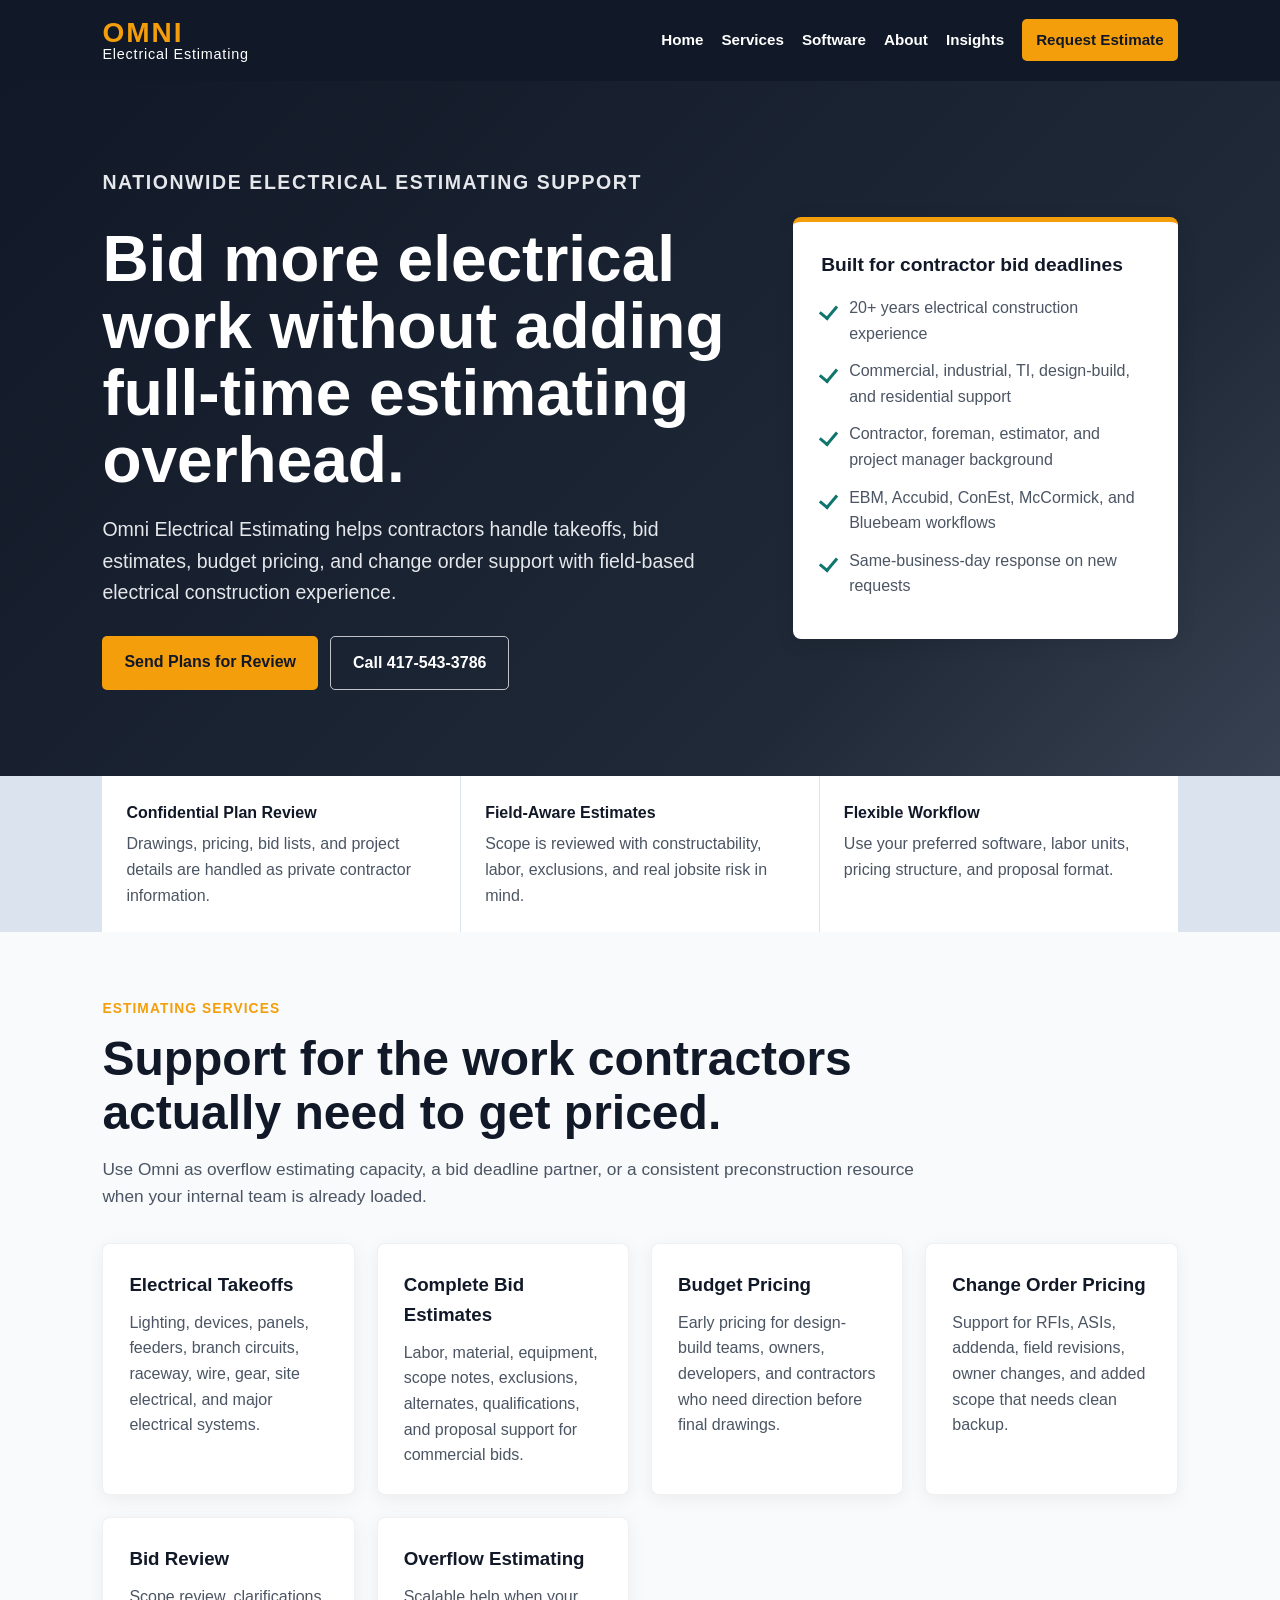
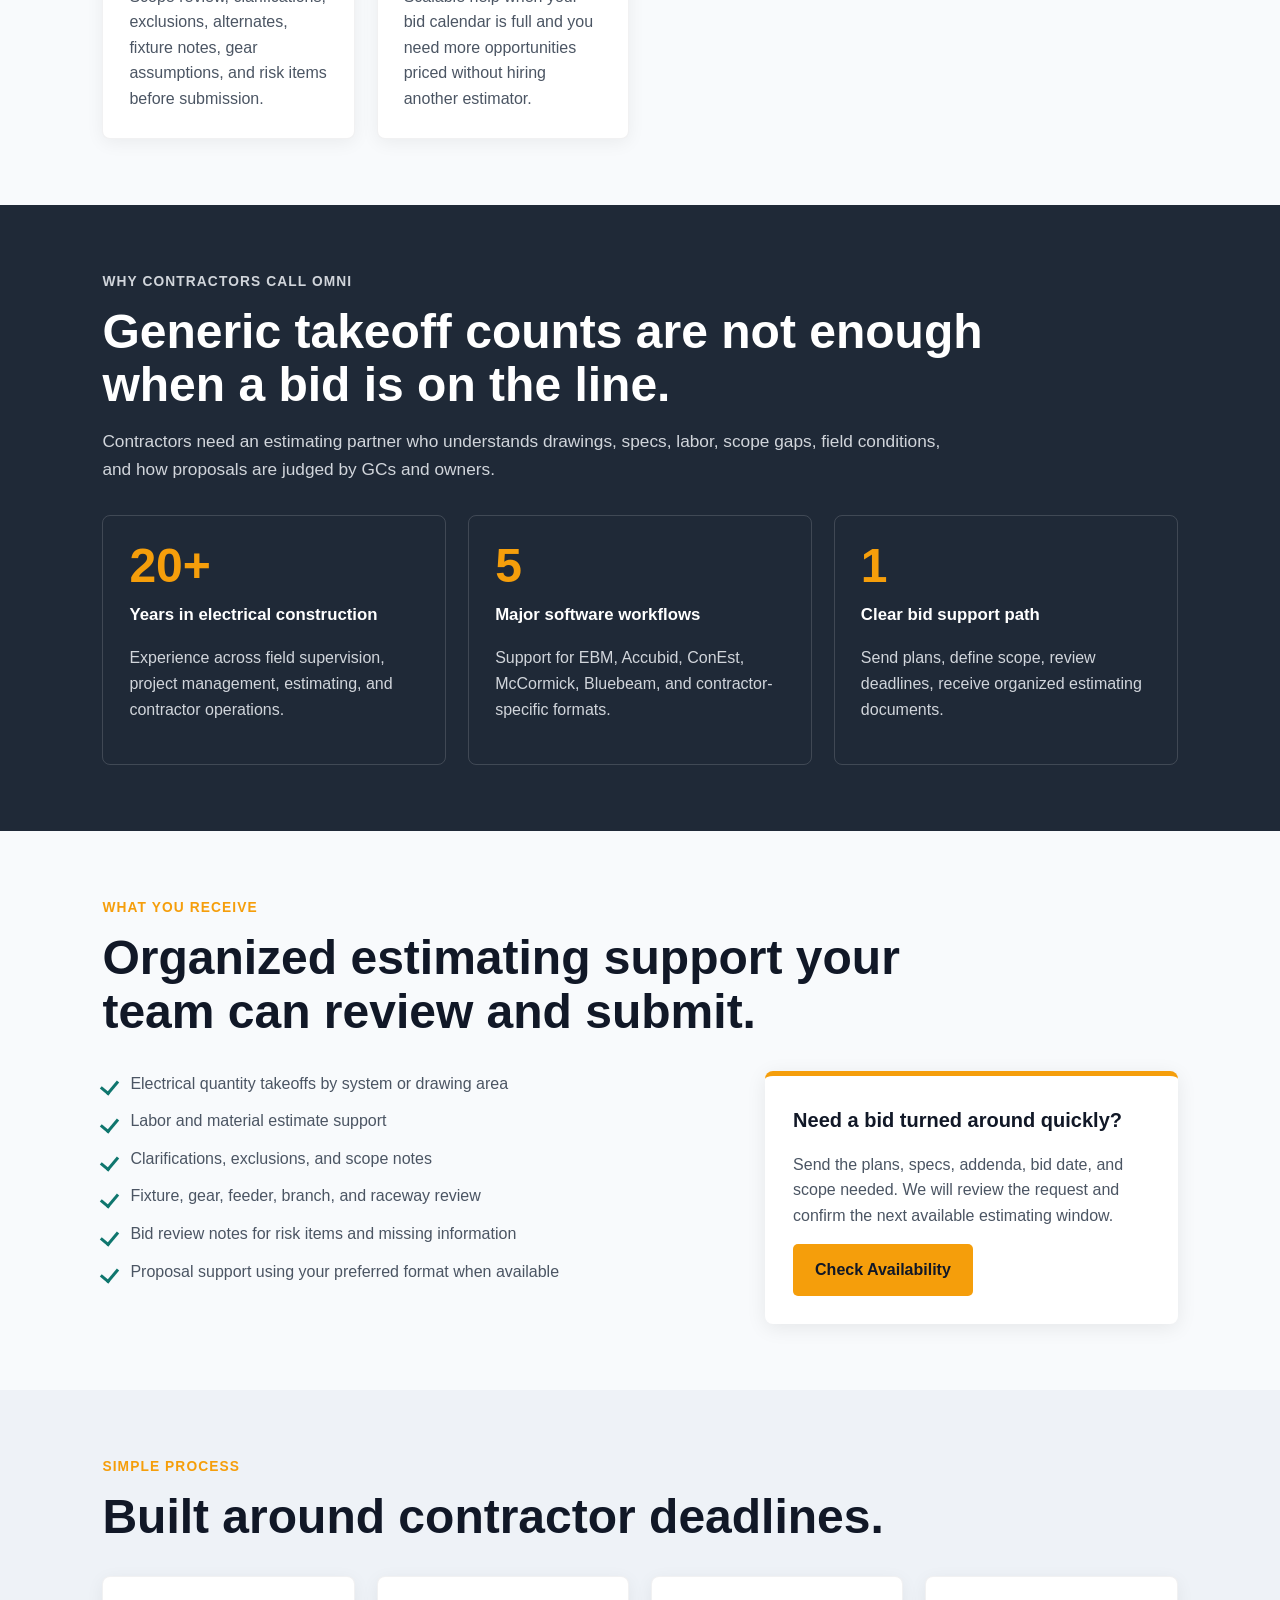
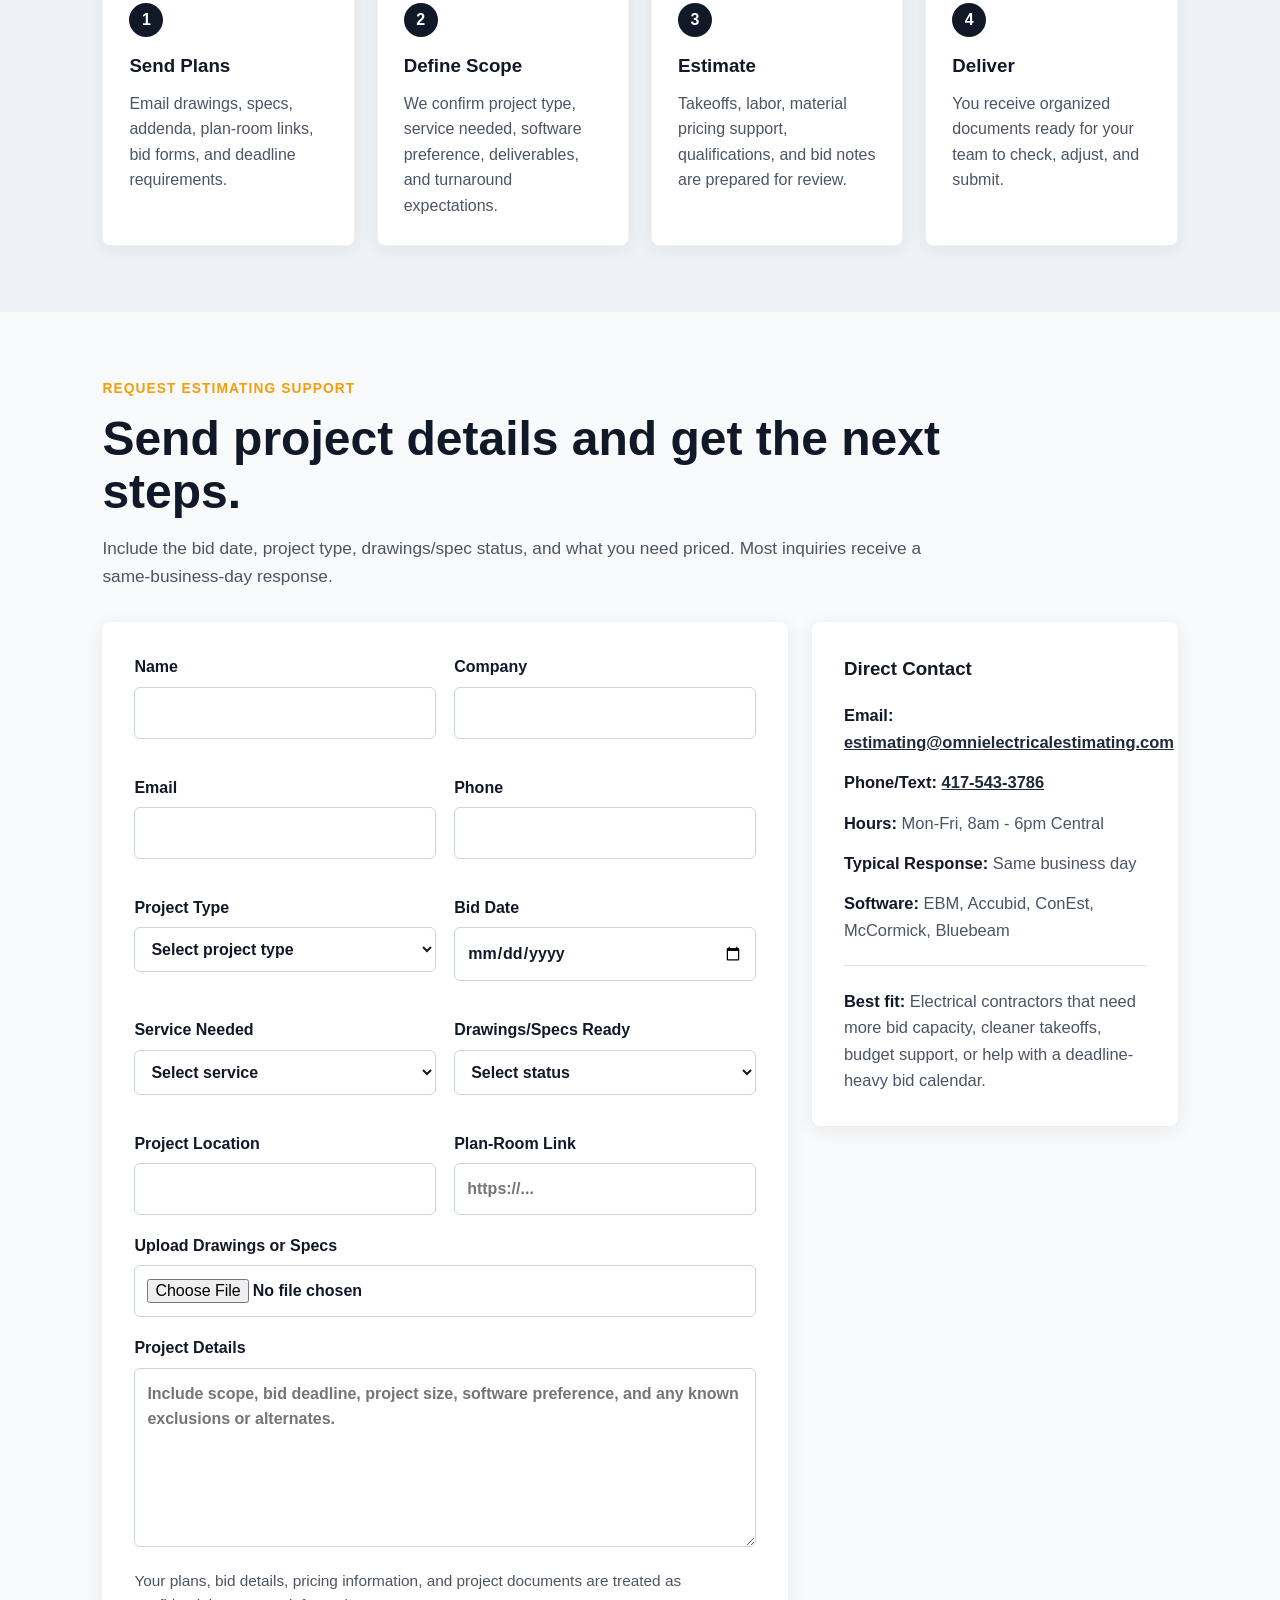
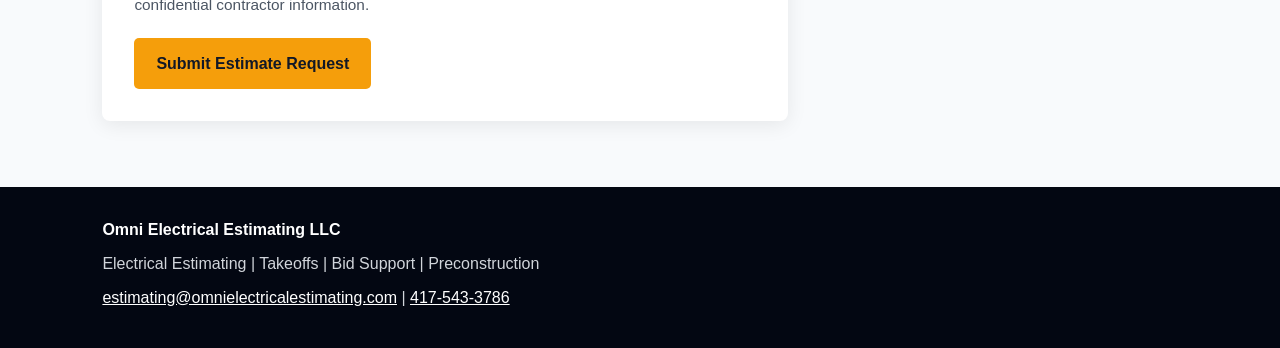
<file: index.html>
<!DOCTYPE html>
<html lang="en">
<head>
  <meta charset="UTF-8" />
  <meta name="viewport" content="width=device-width, initial-scale=1.0" />
  <title>Electrical Estimating Services for Contractors | Omni Electrical Estimating</title>
  <meta name="description" content="Outsourced electrical estimating, takeoffs, bid support, budget pricing, and change order pricing for electrical contractors nationwide." />
  <link rel="stylesheet" href="style.css" />
</head>

<body>
  <header>
    <a class="logo" href="index.html" aria-label="Omni Electrical Estimating home">
      <span class="logo-main">OMNI</span>
      <span class="logo-sub">Electrical Estimating</span>
    </a>

    <nav aria-label="Primary navigation">
      <a href="index.html">Home</a>
      <a href="services.html">Services</a>
      <a href="software.html">Software</a>
      <a href="about.html">About</a>
      <a href="blog.html">Insights</a>
      <a class="nav-cta" href="#contact">Request Estimate</a>
    </nav>
  </header>

  <main>
    <section class="hero">
      <div class="hero-content">
        <p class="eyebrow">Nationwide electrical estimating support</p>
        <h1>Bid more electrical work without adding full-time estimating overhead.</h1>
        <p>
          Omni Electrical Estimating helps contractors handle takeoffs, bid estimates, budget pricing, and change order support with field-based electrical construction experience.
        </p>
        <div class="button-row">
          <a class="button" href="#contact">Send Plans for Review</a>
          <a class="button secondary" href="tel:+14175433786">Call 417-543-3786</a>
        </div>
      </div>

      <aside class="hero-proof" aria-label="Trust indicators">
        <strong>Built for contractor bid deadlines</strong>
        <ul>
          <li>20+ years electrical construction experience</li>
          <li>Commercial, industrial, TI, design-build, and residential support</li>
          <li>Contractor, foreman, estimator, and project manager background</li>
          <li>EBM, Accubid, ConEst, McCormick, and Bluebeam workflows</li>
          <li>Same-business-day response on new requests</li>
        </ul>
      </aside>
    </section>

    <section class="trust-strip" aria-label="Contractor trust indicators">
      <div>
        <strong>Confidential Plan Review</strong>
        <span>Drawings, pricing, bid lists, and project details are handled as private contractor information.</span>
      </div>
      <div>
        <strong>Field-Aware Estimates</strong>
        <span>Scope is reviewed with constructability, labor, exclusions, and real jobsite risk in mind.</span>
      </div>
      <div>
        <strong>Flexible Workflow</strong>
        <span>Use your preferred software, labor units, pricing structure, and proposal format.</span>
      </div>
    </section>

    <section id="services">
      <div class="section-heading">
        <p class="eyebrow">Estimating services</p>
        <h2 class="section-title">Support for the work contractors actually need to get priced.</h2>
        <p class="intro">
          Use Omni as overflow estimating capacity, a bid deadline partner, or a consistent preconstruction resource when your internal team is already loaded.
        </p>
      </div>

      <div class="cards">
        <div class="card">
          <h3>Electrical Takeoffs</h3>
          <p>Lighting, devices, panels, feeders, branch circuits, raceway, wire, gear, site electrical, and major electrical systems.</p>
        </div>

        <div class="card">
          <h3>Complete Bid Estimates</h3>
          <p>Labor, material, equipment, scope notes, exclusions, alternates, qualifications, and proposal support for commercial bids.</p>
        </div>

        <div class="card">
          <h3>Budget Pricing</h3>
          <p>Early pricing for design-build teams, owners, developers, and contractors who need direction before final drawings.</p>
        </div>

        <div class="card">
          <h3>Change Order Pricing</h3>
          <p>Support for RFIs, ASIs, addenda, field revisions, owner changes, and added scope that needs clean backup.</p>
        </div>

        <div class="card">
          <h3>Bid Review</h3>
          <p>Scope review, clarifications, exclusions, alternates, fixture notes, gear assumptions, and risk items before submission.</p>
        </div>

        <div class="card">
          <h3>Overflow Estimating</h3>
          <p>Scalable help when your bid calendar is full and you need more opportunities priced without hiring another estimator.</p>
        </div>
      </div>
    </section>

    <section class="dark-section">
      <div class="section-heading">
        <p class="eyebrow">Why contractors call Omni</p>
        <h2 class="section-title">Generic takeoff counts are not enough when a bid is on the line.</h2>
        <p class="intro">
          Contractors need an estimating partner who understands drawings, specs, labor, scope gaps, field conditions, and how proposals are judged by GCs and owners.
        </p>
      </div>

      <div class="proof-grid">
        <div>
          <span class="metric">20+</span>
          <strong>Years in electrical construction</strong>
          <p>Experience across field supervision, project management, estimating, and contractor operations.</p>
        </div>
        <div>
          <span class="metric">5</span>
          <strong>Major software workflows</strong>
          <p>Support for EBM, Accubid, ConEst, McCormick, Bluebeam, and contractor-specific formats.</p>
        </div>
        <div>
          <span class="metric">1</span>
          <strong>Clear bid support path</strong>
          <p>Send plans, define scope, review deadlines, receive organized estimating documents.</p>
        </div>
      </div>
    </section>

    <section id="deliverables">
      <div class="section-heading">
        <p class="eyebrow">What you receive</p>
        <h2 class="section-title">Organized estimating support your team can review and submit.</h2>
      </div>

      <div class="split">
        <div>
          <ul class="check-list">
            <li>Electrical quantity takeoffs by system or drawing area</li>
            <li>Labor and material estimate support</li>
            <li>Clarifications, exclusions, and scope notes</li>
            <li>Fixture, gear, feeder, branch, and raceway review</li>
            <li>Bid review notes for risk items and missing information</li>
            <li>Proposal support using your preferred format when available</li>
          </ul>
        </div>
        <aside class="callout">
          <strong>Need a bid turned around quickly?</strong>
          <p>Send the plans, specs, addenda, bid date, and scope needed. We will review the request and confirm the next available estimating window.</p>
          <a class="button" href="#contact">Check Availability</a>
        </aside>
      </div>
    </section>

    <section id="process" class="muted-section">
      <div class="section-heading">
        <p class="eyebrow">Simple process</p>
        <h2 class="section-title">Built around contractor deadlines.</h2>
      </div>

      <div class="cards process-cards">
        <div class="card">
          <span class="step">1</span>
          <h3>Send Plans</h3>
          <p>Email drawings, specs, addenda, plan-room links, bid forms, and deadline requirements.</p>
        </div>

        <div class="card">
          <span class="step">2</span>
          <h3>Define Scope</h3>
          <p>We confirm project type, service needed, software preference, deliverables, and turnaround expectations.</p>
        </div>

        <div class="card">
          <span class="step">3</span>
          <h3>Estimate</h3>
          <p>Takeoffs, labor, material pricing support, qualifications, and bid notes are prepared for review.</p>
        </div>

        <div class="card">
          <span class="step">4</span>
          <h3>Deliver</h3>
          <p>You receive organized documents ready for your team to check, adjust, and submit.</p>
        </div>
      </div>
    </section>

    <section id="contact">
      <div class="section-heading">
        <p class="eyebrow">Request estimating support</p>
        <h2 class="section-title">Send project details and get the next steps.</h2>
        <p class="intro">
          Include the bid date, project type, drawings/spec status, and what you need priced. Most inquiries receive a same-business-day response.
        </p>
      </div>

      <div class="contact-layout">
        <form class="contact-form" action="https://formsubmit.co/estimating@omnielectricalestimating.com" method="POST" enctype="multipart/form-data">
          <input type="hidden" name="_subject" value="New estimate request from Omni Electrical Estimating website" />
          <input type="hidden" name="_next" value="https://omnielectricalestimating.com/thankyou.html" />
          <input type="hidden" name="_captcha" value="false" />

          <div class="form-grid">
            <label>
              Name
              <input type="text" name="name" autocomplete="name" required />
            </label>

            <label>
              Company
              <input type="text" name="company" autocomplete="organization" required />
            </label>

            <label>
              Email
              <input type="email" name="email" autocomplete="email" required />
            </label>

            <label>
              Phone
              <input type="tel" name="phone" autocomplete="tel" />
            </label>

            <label>
              Project Type
              <select name="project_type" required>
                <option value="">Select project type</option>
                <option>Commercial</option>
                <option>Industrial</option>
                <option>Tenant Improvement</option>
                <option>Design-Build</option>
                <option>Residential</option>
                <option>Service / Small Projects</option>
                <option>Other</option>
              </select>
            </label>

            <label>
              Bid Date
              <input type="date" name="bid_date" />
            </label>

            <label>
              Service Needed
              <select name="service_needed" required>
                <option value="">Select service</option>
                <option>Electrical Takeoff</option>
                <option>Complete Bid Estimate</option>
                <option>Budget Pricing</option>
                <option>Change Order Pricing</option>
                <option>Bid Review</option>
                <option>Overflow Estimating</option>
                <option>Preconstruction Support</option>
              </select>
            </label>

            <label>
              Drawings/Specs Ready
              <select name="drawings_specs_ready" required>
                <option value="">Select status</option>
                <option>Yes</option>
                <option>No</option>
                <option>In progress</option>
                <option>Plan-room link available</option>
              </select>
            </label>

            <label>
              Project Location
              <input type="text" name="project_location" autocomplete="address-level2" />
            </label>

            <label>
              Plan-Room Link
              <input type="url" name="plan_room_link" placeholder="https://..." />
            </label>
          </div>

          <label>
            Upload Drawings or Specs
            <input type="file" name="attachment" />
          </label>

          <label>
            Project Details
            <textarea name="project_details" rows="6" placeholder="Include scope, bid deadline, project size, software preference, and any known exclusions or alternates." required></textarea>
          </label>

          <p class="form-note">Your plans, bid details, pricing information, and project documents are treated as confidential contractor information.</p>

          <button class="button form-button" type="submit">Submit Estimate Request</button>
        </form>

        <aside class="contact-box" aria-label="Contact information">
          <h3>Direct Contact</h3>
          <p><strong>Email:</strong> <a href="mailto:estimating@omnielectricalestimating.com">estimating@omnielectricalestimating.com</a></p>
          <p><strong>Phone/Text:</strong> <a href="tel:+14175433786">417-543-3786</a></p>
          <p><strong>Hours:</strong> Mon-Fri, 8am - 6pm Central</p>
          <p><strong>Typical Response:</strong> Same business day</p>
          <p><strong>Software:</strong> EBM, Accubid, ConEst, McCormick, Bluebeam</p>
          <hr />
          <p><strong>Best fit:</strong> Electrical contractors that need more bid capacity, cleaner takeoffs, budget support, or help with a deadline-heavy bid calendar.</p>
        </aside>
      </div>
    </section>
  </main>

  <footer>
    <p><strong>Omni Electrical Estimating LLC</strong></p>
    <p>Electrical Estimating | Takeoffs | Bid Support | Preconstruction</p>
    <p><a href="mailto:estimating@omnielectricalestimating.com">estimating@omnielectricalestimating.com</a> | <a href="tel:+14175433786">417-543-3786</a></p>
  </footer>
</body>
</html>
</file>
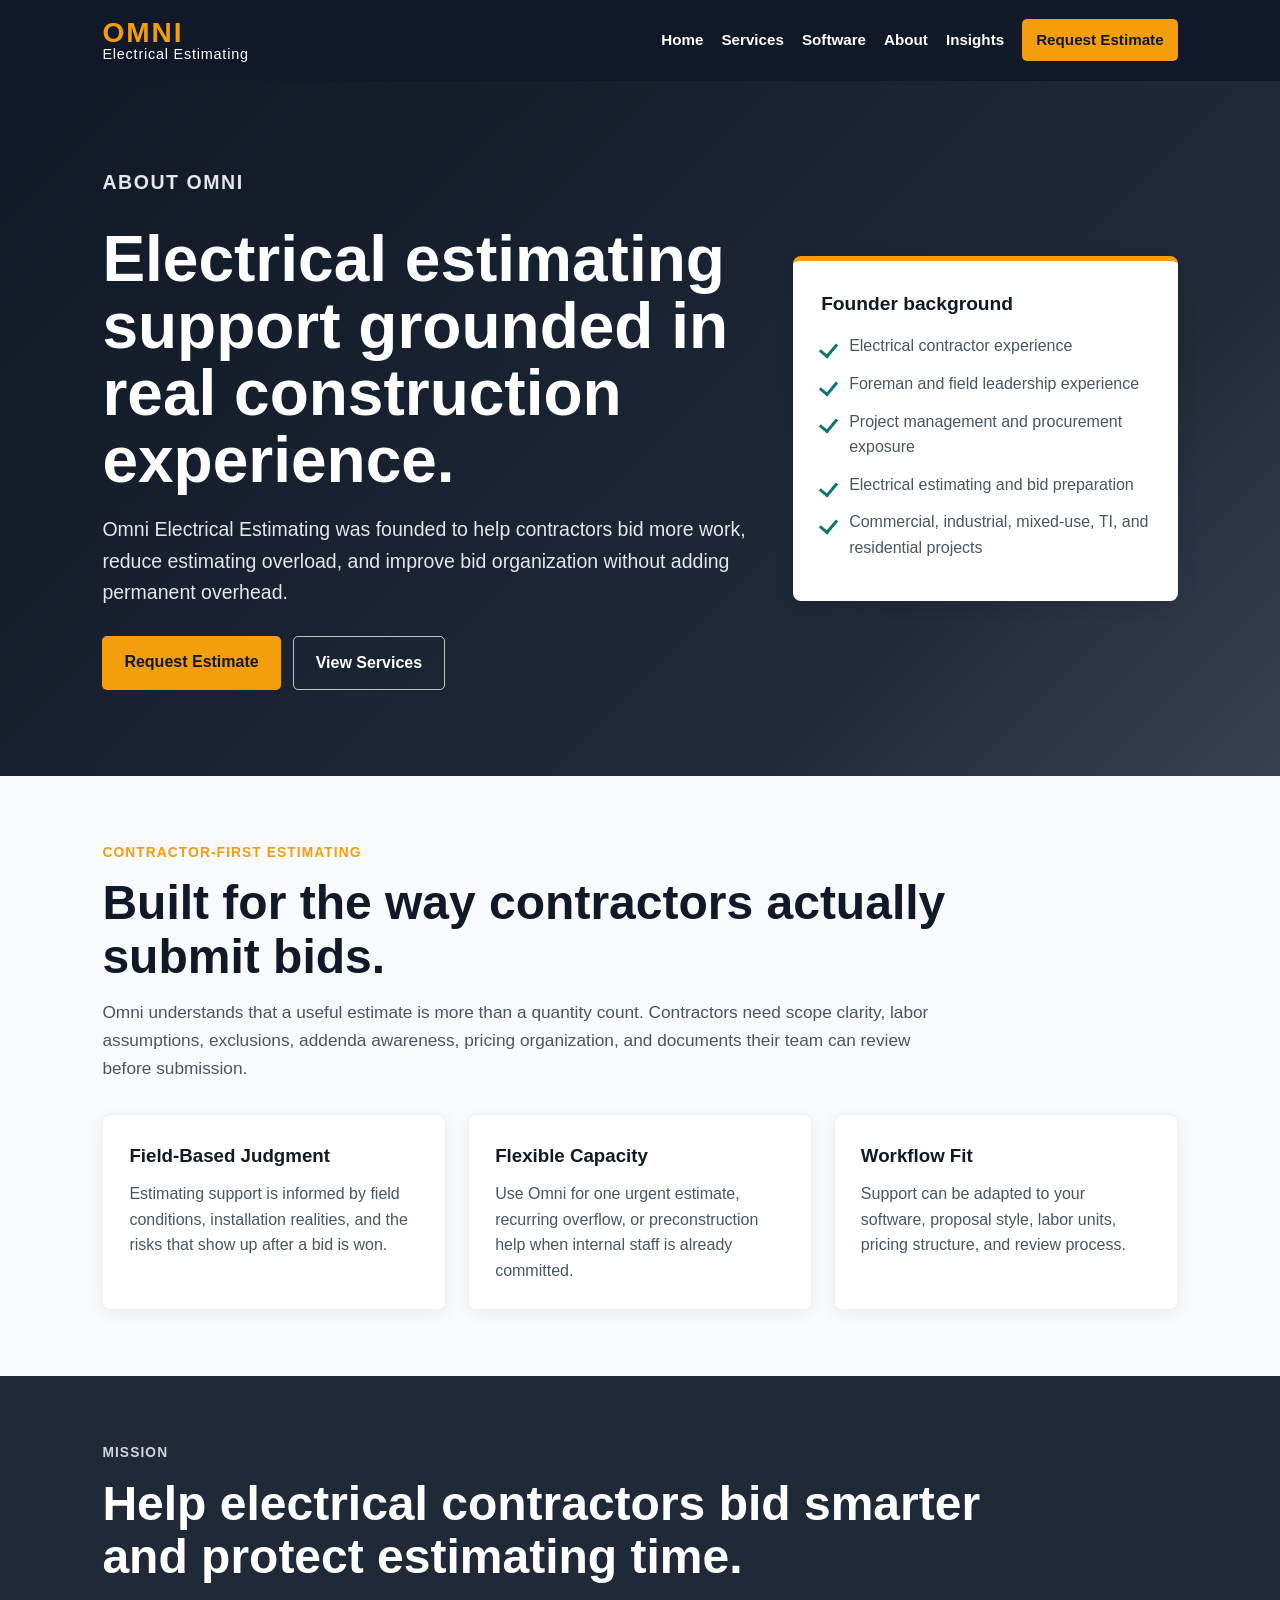
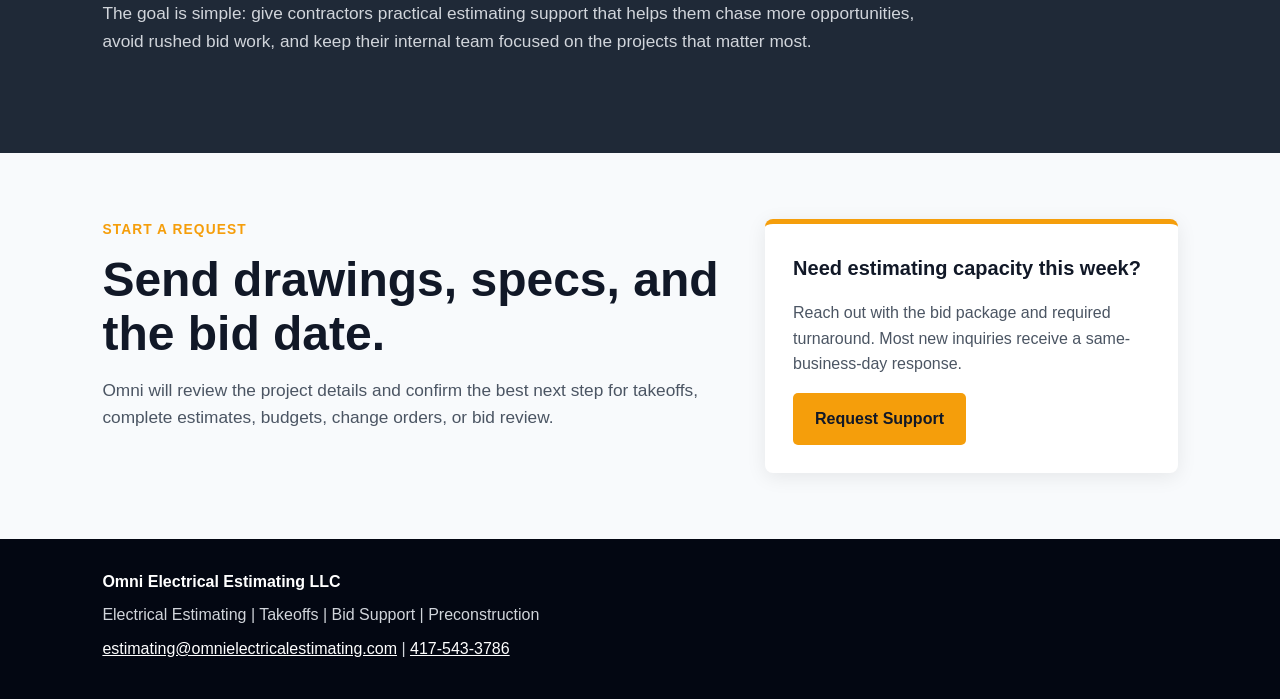
<file: about.html>
<!DOCTYPE html>
<html lang="en">
<head>
  <meta charset="UTF-8" />
  <meta name="viewport" content="width=device-width, initial-scale=1.0" />
  <title>About Omni Electrical Estimating</title>
  <meta name="description" content="Field-based electrical estimating support founded by William Seitz for contractors who need dependable bid capacity." />
  <link rel="stylesheet" href="style.css" />
</head>
<body>
  <header>
    <a class="logo" href="index.html" aria-label="Omni Electrical Estimating home">
      <span class="logo-main">OMNI</span>
      <span class="logo-sub">Electrical Estimating</span>
    </a>

    <nav aria-label="Primary navigation">
      <a href="index.html">Home</a>
      <a href="services.html">Services</a>
      <a href="software.html">Software</a>
      <a href="about.html">About</a>
      <a href="blog.html">Insights</a>
      <a class="nav-cta" href="index.html#contact">Request Estimate</a>
    </nav>
  </header>

  <main>
    <section class="hero">
      <div class="hero-content">
        <p class="eyebrow">About Omni</p>
        <h1>Electrical estimating support grounded in real construction experience.</h1>
        <p>Omni Electrical Estimating was founded to help contractors bid more work, reduce estimating overload, and improve bid organization without adding permanent overhead.</p>
        <div class="button-row">
          <a class="button" href="index.html#contact">Request Estimate</a>
          <a class="button secondary" href="services.html">View Services</a>
        </div>
      </div>

      <aside class="hero-proof">
        <strong>Founder background</strong>
        <ul>
          <li>Electrical contractor experience</li>
          <li>Foreman and field leadership experience</li>
          <li>Project management and procurement exposure</li>
          <li>Electrical estimating and bid preparation</li>
          <li>Commercial, industrial, mixed-use, TI, and residential projects</li>
        </ul>
      </aside>
    </section>

    <section>
      <div class="section-heading">
        <p class="eyebrow">Contractor-first estimating</p>
        <h2 class="section-title">Built for the way contractors actually submit bids.</h2>
        <p class="intro">Omni understands that a useful estimate is more than a quantity count. Contractors need scope clarity, labor assumptions, exclusions, addenda awareness, pricing organization, and documents their team can review before submission.</p>
      </div>

      <div class="cards">
        <div class="card">
          <h3>Field-Based Judgment</h3>
          <p>Estimating support is informed by field conditions, installation realities, and the risks that show up after a bid is won.</p>
        </div>
        <div class="card">
          <h3>Flexible Capacity</h3>
          <p>Use Omni for one urgent estimate, recurring overflow, or preconstruction help when internal staff is already committed.</p>
        </div>
        <div class="card">
          <h3>Workflow Fit</h3>
          <p>Support can be adapted to your software, proposal style, labor units, pricing structure, and review process.</p>
        </div>
      </div>
    </section>

    <section class="dark-section">
      <div class="section-heading">
        <p class="eyebrow">Mission</p>
        <h2 class="section-title">Help electrical contractors bid smarter and protect estimating time.</h2>
        <p class="intro">The goal is simple: give contractors practical estimating support that helps them chase more opportunities, avoid rushed bid work, and keep their internal team focused on the projects that matter most.</p>
      </div>
    </section>

    <section>
      <div class="split">
        <div>
          <p class="eyebrow">Start a request</p>
          <h2 class="section-title">Send drawings, specs, and the bid date.</h2>
          <p class="intro">Omni will review the project details and confirm the best next step for takeoffs, complete estimates, budgets, change orders, or bid review.</p>
        </div>
        <aside class="callout">
          <strong>Need estimating capacity this week?</strong>
          <p>Reach out with the bid package and required turnaround. Most new inquiries receive a same-business-day response.</p>
          <a class="button" href="index.html#contact">Request Support</a>
        </aside>
      </div>
    </section>
  </main>

  <footer>
    <p><strong>Omni Electrical Estimating LLC</strong></p>
    <p>Electrical Estimating | Takeoffs | Bid Support | Preconstruction</p>
    <p><a href="mailto:estimating@omnielectricalestimating.com">estimating@omnielectricalestimating.com</a> | <a href="tel:+14175433786">417-543-3786</a></p>
  </footer>
</body>
</html>
</file>
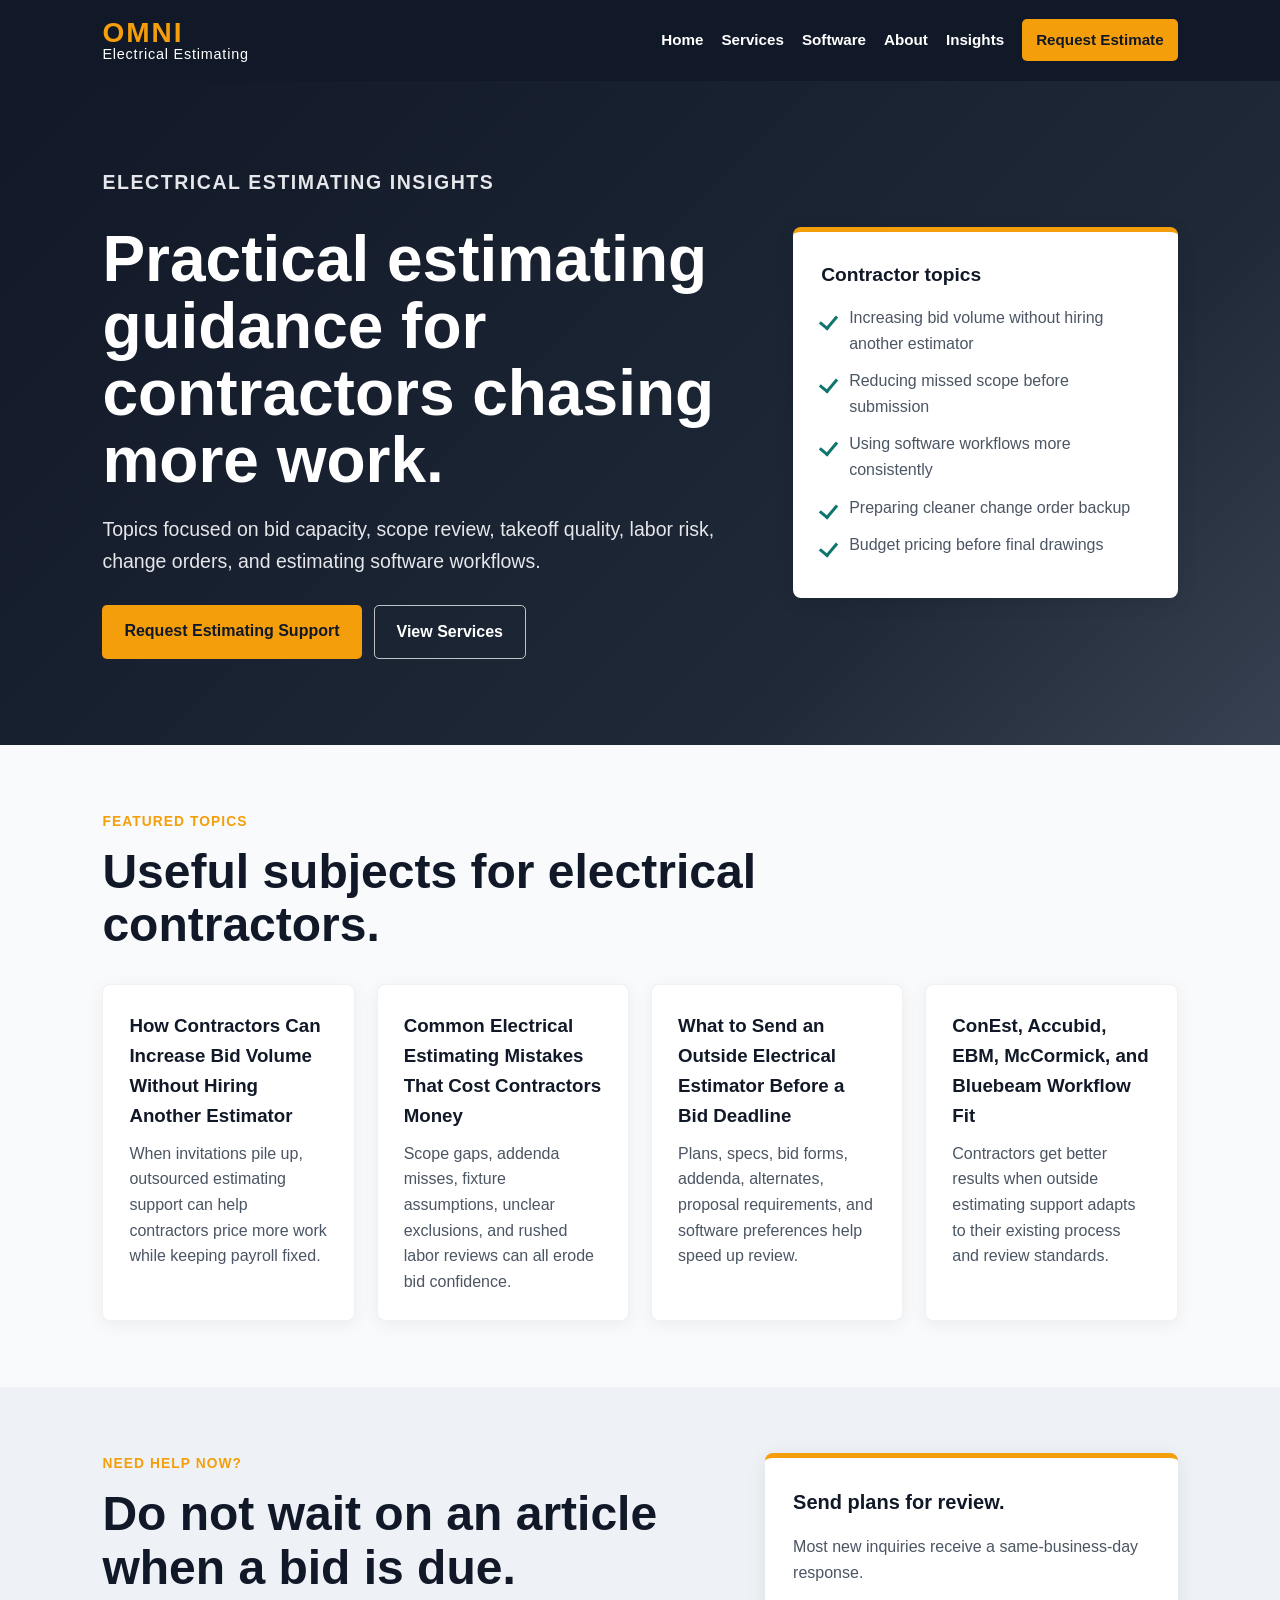
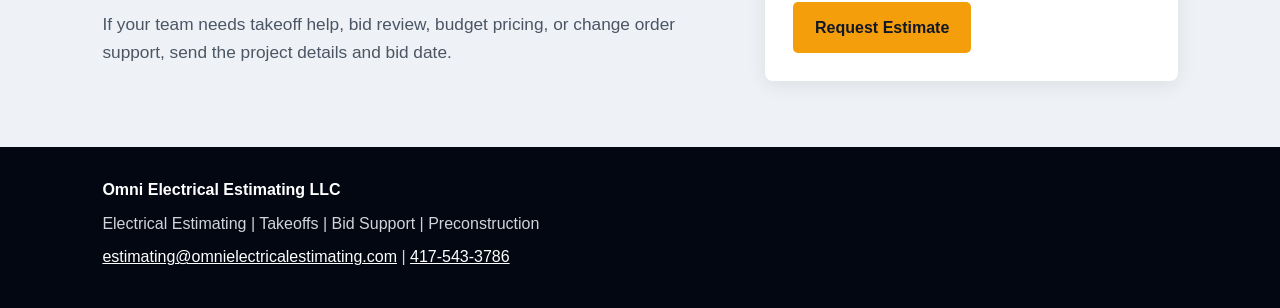
<file: blog.html>
<!DOCTYPE html>
<html lang="en">
<head>
  <meta charset="UTF-8" />
  <meta name="viewport" content="width=device-width, initial-scale=1.0" />
  <title>Electrical Estimating Insights | Omni Electrical Estimating</title>
  <meta name="description" content="Electrical estimating insights for contractors, including bid capacity, scope review, labor units, takeoffs, and estimating software workflows." />
  <link rel="stylesheet" href="style.css" />
</head>
<body>
  <header>
    <a class="logo" href="index.html" aria-label="Omni Electrical Estimating home">
      <span class="logo-main">OMNI</span>
      <span class="logo-sub">Electrical Estimating</span>
    </a>

    <nav aria-label="Primary navigation">
      <a href="index.html">Home</a>
      <a href="services.html">Services</a>
      <a href="software.html">Software</a>
      <a href="about.html">About</a>
      <a href="blog.html">Insights</a>
      <a class="nav-cta" href="index.html#contact">Request Estimate</a>
    </nav>
  </header>

  <main>
    <section class="hero">
      <div class="hero-content">
        <p class="eyebrow">Electrical estimating insights</p>
        <h1>Practical estimating guidance for contractors chasing more work.</h1>
        <p>Topics focused on bid capacity, scope review, takeoff quality, labor risk, change orders, and estimating software workflows.</p>
        <div class="button-row">
          <a class="button" href="index.html#contact">Request Estimating Support</a>
          <a class="button secondary" href="services.html">View Services</a>
        </div>
      </div>

      <aside class="hero-proof">
        <strong>Contractor topics</strong>
        <ul>
          <li>Increasing bid volume without hiring another estimator</li>
          <li>Reducing missed scope before submission</li>
          <li>Using software workflows more consistently</li>
          <li>Preparing cleaner change order backup</li>
          <li>Budget pricing before final drawings</li>
        </ul>
      </aside>
    </section>

    <section>
      <div class="section-heading">
        <p class="eyebrow">Featured topics</p>
        <h2 class="section-title">Useful subjects for electrical contractors.</h2>
      </div>

      <div class="cards">
        <article class="card">
          <h3>How Contractors Can Increase Bid Volume Without Hiring Another Estimator</h3>
          <p>When invitations pile up, outsourced estimating support can help contractors price more work while keeping payroll fixed.</p>
        </article>
        <article class="card">
          <h3>Common Electrical Estimating Mistakes That Cost Contractors Money</h3>
          <p>Scope gaps, addenda misses, fixture assumptions, unclear exclusions, and rushed labor reviews can all erode bid confidence.</p>
        </article>
        <article class="card">
          <h3>What to Send an Outside Electrical Estimator Before a Bid Deadline</h3>
          <p>Plans, specs, bid forms, addenda, alternates, proposal requirements, and software preferences help speed up review.</p>
        </article>
        <article class="card">
          <h3>ConEst, Accubid, EBM, McCormick, and Bluebeam Workflow Fit</h3>
          <p>Contractors get better results when outside estimating support adapts to their existing process and review standards.</p>
        </article>
      </div>
    </section>

    <section class="muted-section">
      <div class="split">
        <div>
          <p class="eyebrow">Need help now?</p>
          <h2 class="section-title">Do not wait on an article when a bid is due.</h2>
          <p class="intro">If your team needs takeoff help, bid review, budget pricing, or change order support, send the project details and bid date.</p>
        </div>
        <aside class="callout">
          <strong>Send plans for review.</strong>
          <p>Most new inquiries receive a same-business-day response.</p>
          <a class="button" href="index.html#contact">Request Estimate</a>
        </aside>
      </div>
    </section>
  </main>

  <footer>
    <p><strong>Omni Electrical Estimating LLC</strong></p>
    <p>Electrical Estimating | Takeoffs | Bid Support | Preconstruction</p>
    <p><a href="mailto:estimating@omnielectricalestimating.com">estimating@omnielectricalestimating.com</a> | <a href="tel:+14175433786">417-543-3786</a></p>
  </footer>
</body>
</html>
</file>
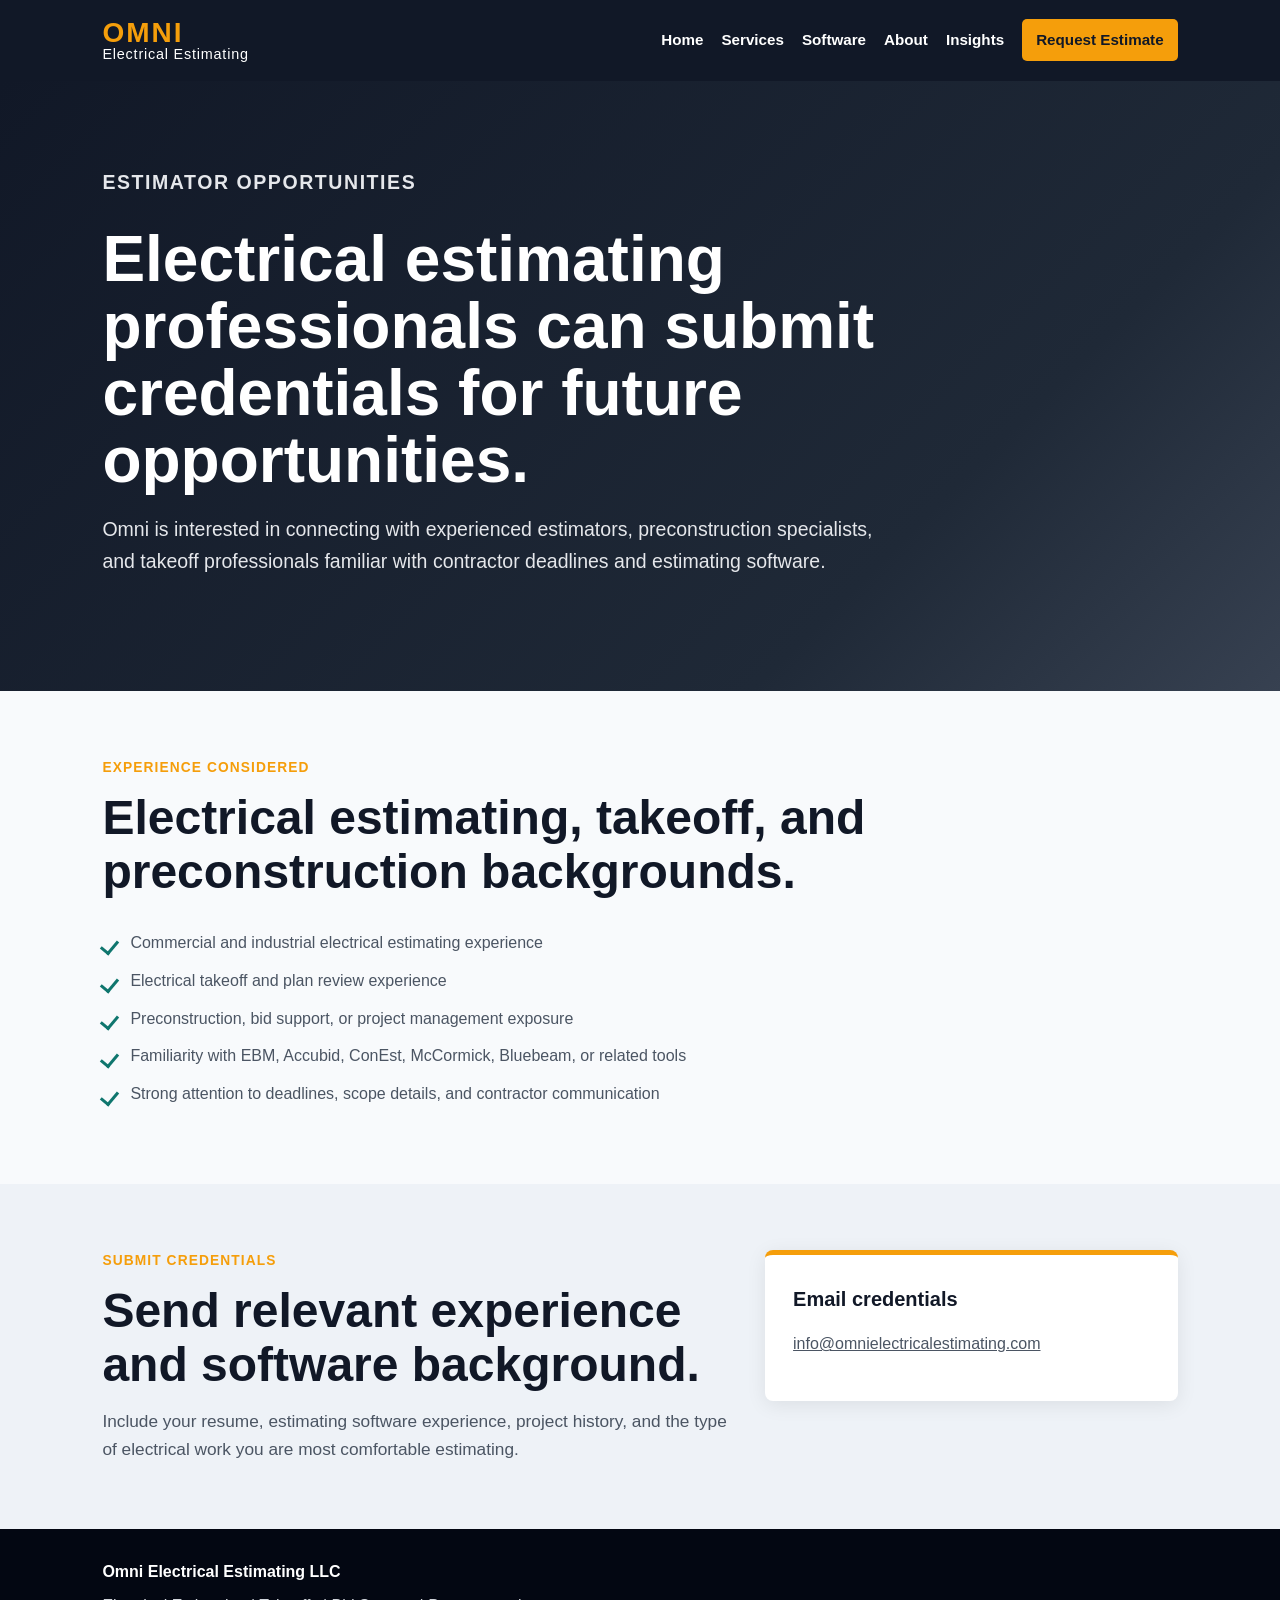
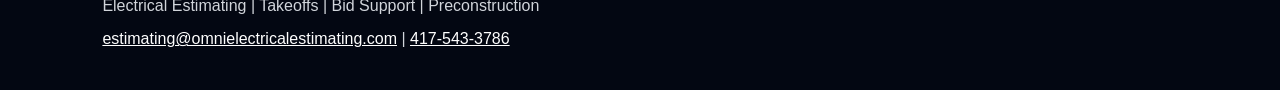
<file: careers.html>
<!DOCTYPE html>
<html lang="en">
<head>
  <meta charset="UTF-8" />
  <meta name="viewport" content="width=device-width, initial-scale=1.0" />
  <title>Estimator Opportunities | Omni Electrical Estimating</title>
  <meta name="description" content="Estimator opportunities with Omni Electrical Estimating for experienced electrical estimating and preconstruction professionals." />
  <link rel="stylesheet" href="style.css" />
</head>
<body>
  <header>
    <a class="logo" href="index.html" aria-label="Omni Electrical Estimating home">
      <span class="logo-main">OMNI</span>
      <span class="logo-sub">Electrical Estimating</span>
    </a>

    <nav aria-label="Primary navigation">
      <a href="index.html">Home</a>
      <a href="services.html">Services</a>
      <a href="software.html">Software</a>
      <a href="about.html">About</a>
      <a href="blog.html">Insights</a>
      <a class="nav-cta" href="index.html#contact">Request Estimate</a>
    </nav>
  </header>

  <main>
    <section class="hero">
      <div class="hero-content">
        <p class="eyebrow">Estimator opportunities</p>
        <h1>Electrical estimating professionals can submit credentials for future opportunities.</h1>
        <p>Omni is interested in connecting with experienced estimators, preconstruction specialists, and takeoff professionals familiar with contractor deadlines and estimating software.</p>
      </div>
    </section>

    <section>
      <div class="section-heading">
        <p class="eyebrow">Experience considered</p>
        <h2 class="section-title">Electrical estimating, takeoff, and preconstruction backgrounds.</h2>
      </div>

      <ul class="check-list">
        <li>Commercial and industrial electrical estimating experience</li>
        <li>Electrical takeoff and plan review experience</li>
        <li>Preconstruction, bid support, or project management exposure</li>
        <li>Familiarity with EBM, Accubid, ConEst, McCormick, Bluebeam, or related tools</li>
        <li>Strong attention to deadlines, scope details, and contractor communication</li>
      </ul>
    </section>

    <section class="muted-section">
      <div class="split">
        <div>
          <p class="eyebrow">Submit credentials</p>
          <h2 class="section-title">Send relevant experience and software background.</h2>
          <p class="intro">Include your resume, estimating software experience, project history, and the type of electrical work you are most comfortable estimating.</p>
        </div>
        <aside class="callout">
          <strong>Email credentials</strong>
          <p><a href="mailto:info@omnielectricalestimating.com">info@omnielectricalestimating.com</a></p>
        </aside>
      </div>
    </section>
  </main>

  <footer>
    <p><strong>Omni Electrical Estimating LLC</strong></p>
    <p>Electrical Estimating | Takeoffs | Bid Support | Preconstruction</p>
    <p><a href="mailto:estimating@omnielectricalestimating.com">estimating@omnielectricalestimating.com</a> | <a href="tel:+14175433786">417-543-3786</a></p>
  </footer>
</body>
</html>
</file>
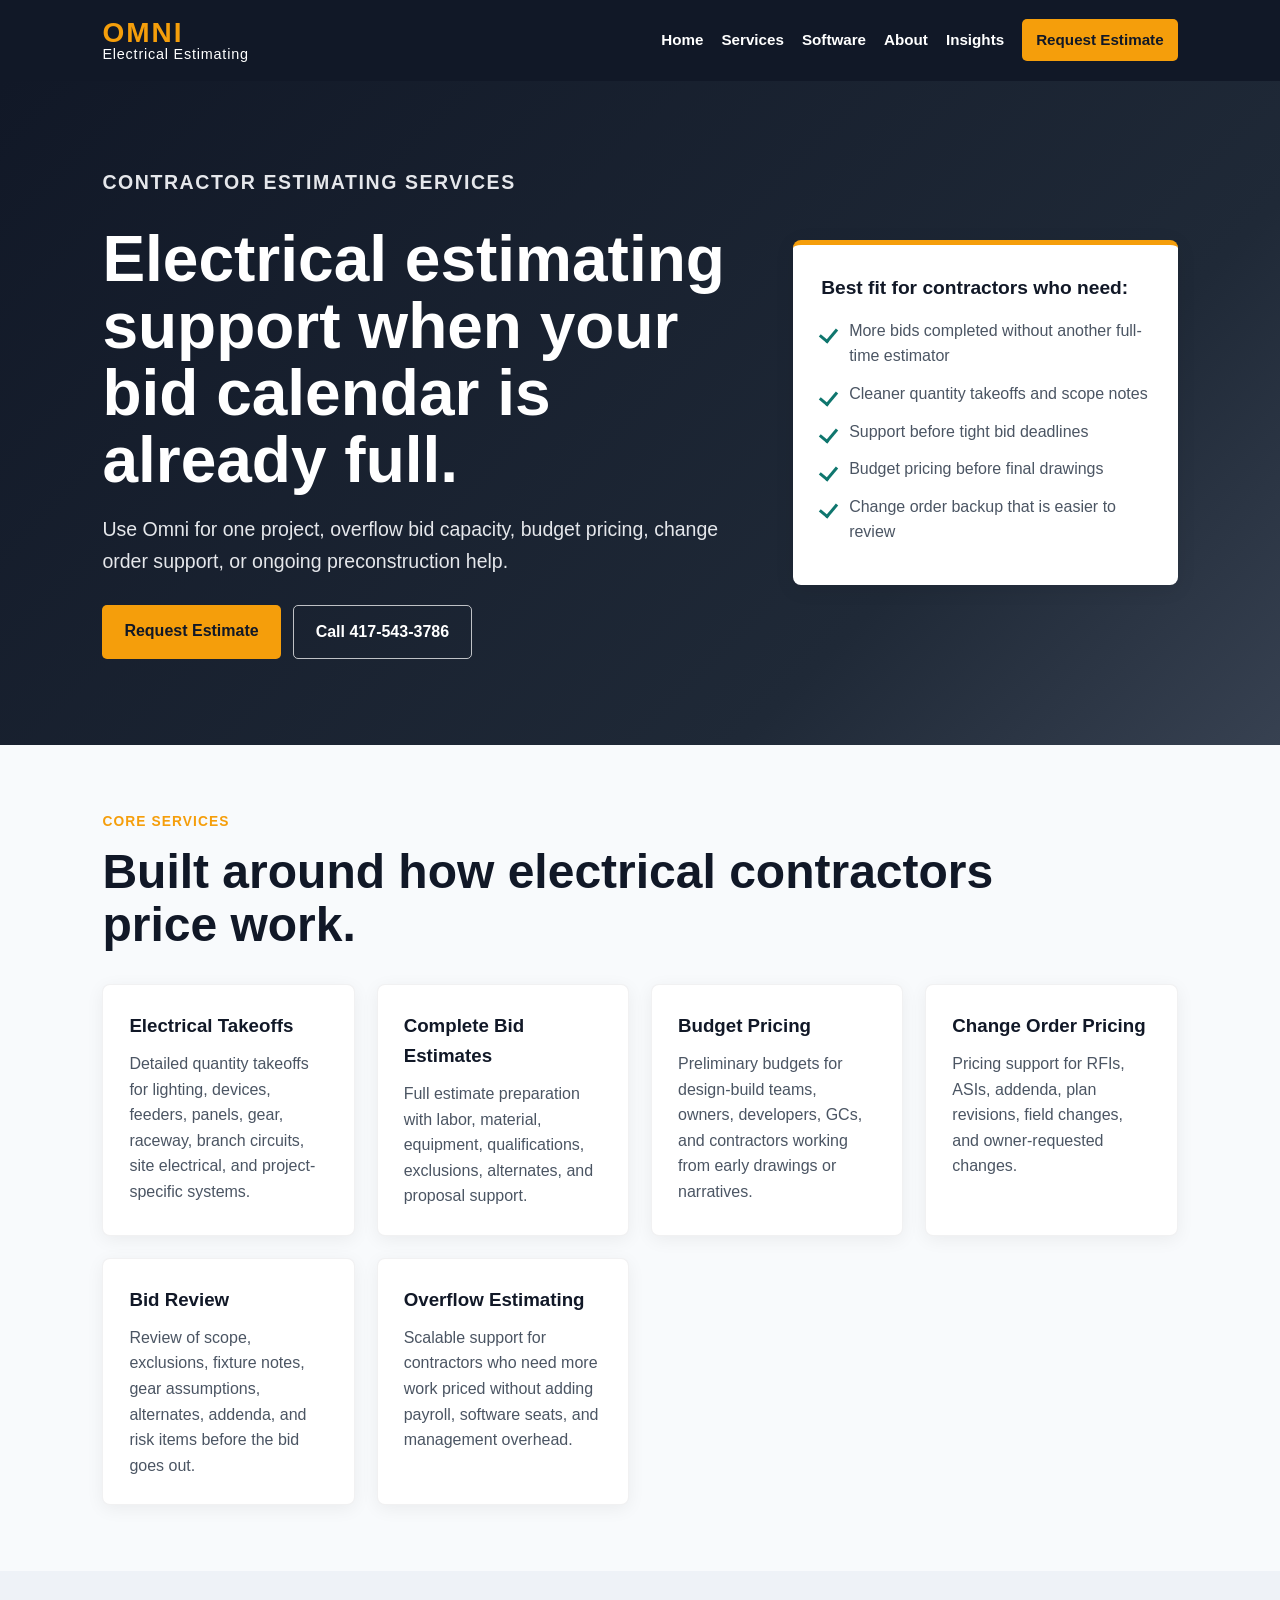
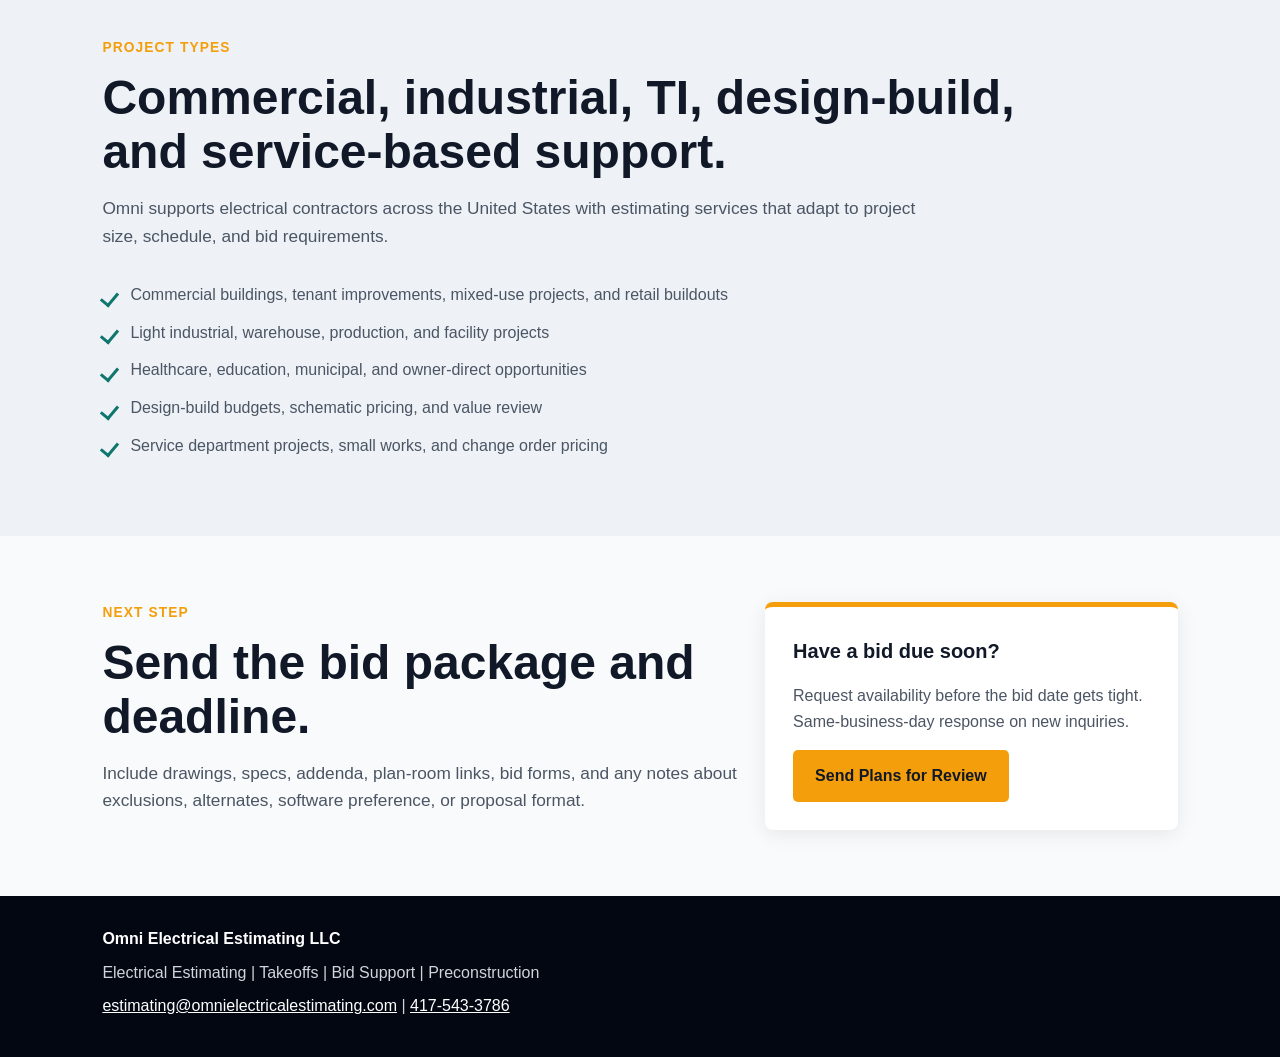
<file: services.html>
<!DOCTYPE html>
<html lang="en">
<head>
  <meta charset="UTF-8" />
  <meta name="viewport" content="width=device-width, initial-scale=1.0" />
  <title>Electrical Estimating Services | Omni Electrical Estimating</title>
  <meta name="description" content="Electrical takeoffs, complete bid estimates, budget pricing, change order pricing, bid reviews, and overflow estimating for contractors nationwide." />
  <link rel="stylesheet" href="style.css" />
</head>
<body>
  <header>
    <a class="logo" href="index.html" aria-label="Omni Electrical Estimating home">
      <span class="logo-main">OMNI</span>
      <span class="logo-sub">Electrical Estimating</span>
    </a>

    <nav aria-label="Primary navigation">
      <a href="index.html">Home</a>
      <a href="services.html">Services</a>
      <a href="software.html">Software</a>
      <a href="about.html">About</a>
      <a href="blog.html">Insights</a>
      <a class="nav-cta" href="index.html#contact">Request Estimate</a>
    </nav>
  </header>

  <main>
    <section class="hero">
      <div class="hero-content">
        <p class="eyebrow">Contractor estimating services</p>
        <h1>Electrical estimating support when your bid calendar is already full.</h1>
        <p>Use Omni for one project, overflow bid capacity, budget pricing, change order support, or ongoing preconstruction help.</p>
        <div class="button-row">
          <a class="button" href="index.html#contact">Request Estimate</a>
          <a class="button secondary" href="tel:+14175433786">Call 417-543-3786</a>
        </div>
      </div>

      <aside class="hero-proof">
        <strong>Best fit for contractors who need:</strong>
        <ul>
          <li>More bids completed without another full-time estimator</li>
          <li>Cleaner quantity takeoffs and scope notes</li>
          <li>Support before tight bid deadlines</li>
          <li>Budget pricing before final drawings</li>
          <li>Change order backup that is easier to review</li>
        </ul>
      </aside>
    </section>

    <section>
      <div class="section-heading">
        <p class="eyebrow">Core services</p>
        <h2 class="section-title">Built around how electrical contractors price work.</h2>
      </div>

      <div class="cards">
        <div class="card">
          <h3>Electrical Takeoffs</h3>
          <p>Detailed quantity takeoffs for lighting, devices, feeders, panels, gear, raceway, branch circuits, site electrical, and project-specific systems.</p>
        </div>
        <div class="card">
          <h3>Complete Bid Estimates</h3>
          <p>Full estimate preparation with labor, material, equipment, qualifications, exclusions, alternates, and proposal support.</p>
        </div>
        <div class="card">
          <h3>Budget Pricing</h3>
          <p>Preliminary budgets for design-build teams, owners, developers, GCs, and contractors working from early drawings or narratives.</p>
        </div>
        <div class="card">
          <h3>Change Order Pricing</h3>
          <p>Pricing support for RFIs, ASIs, addenda, plan revisions, field changes, and owner-requested changes.</p>
        </div>
        <div class="card">
          <h3>Bid Review</h3>
          <p>Review of scope, exclusions, fixture notes, gear assumptions, alternates, addenda, and risk items before the bid goes out.</p>
        </div>
        <div class="card">
          <h3>Overflow Estimating</h3>
          <p>Scalable support for contractors who need more work priced without adding payroll, software seats, and management overhead.</p>
        </div>
      </div>
    </section>

    <section class="muted-section">
      <div class="section-heading">
        <p class="eyebrow">Project types</p>
        <h2 class="section-title">Commercial, industrial, TI, design-build, and service-based support.</h2>
        <p class="intro">Omni supports electrical contractors across the United States with estimating services that adapt to project size, schedule, and bid requirements.</p>
      </div>

      <ul class="check-list">
        <li>Commercial buildings, tenant improvements, mixed-use projects, and retail buildouts</li>
        <li>Light industrial, warehouse, production, and facility projects</li>
        <li>Healthcare, education, municipal, and owner-direct opportunities</li>
        <li>Design-build budgets, schematic pricing, and value review</li>
        <li>Service department projects, small works, and change order pricing</li>
      </ul>
    </section>

    <section>
      <div class="split">
        <div>
          <p class="eyebrow">Next step</p>
          <h2 class="section-title">Send the bid package and deadline.</h2>
          <p class="intro">Include drawings, specs, addenda, plan-room links, bid forms, and any notes about exclusions, alternates, software preference, or proposal format.</p>
        </div>
        <aside class="callout">
          <strong>Have a bid due soon?</strong>
          <p>Request availability before the bid date gets tight. Same-business-day response on new inquiries.</p>
          <a class="button" href="index.html#contact">Send Plans for Review</a>
        </aside>
      </div>
    </section>
  </main>

  <footer>
    <p><strong>Omni Electrical Estimating LLC</strong></p>
    <p>Electrical Estimating | Takeoffs | Bid Support | Preconstruction</p>
    <p><a href="mailto:estimating@omnielectricalestimating.com">estimating@omnielectricalestimating.com</a> | <a href="tel:+14175433786">417-543-3786</a></p>
  </footer>
</body>
</html>
</file>
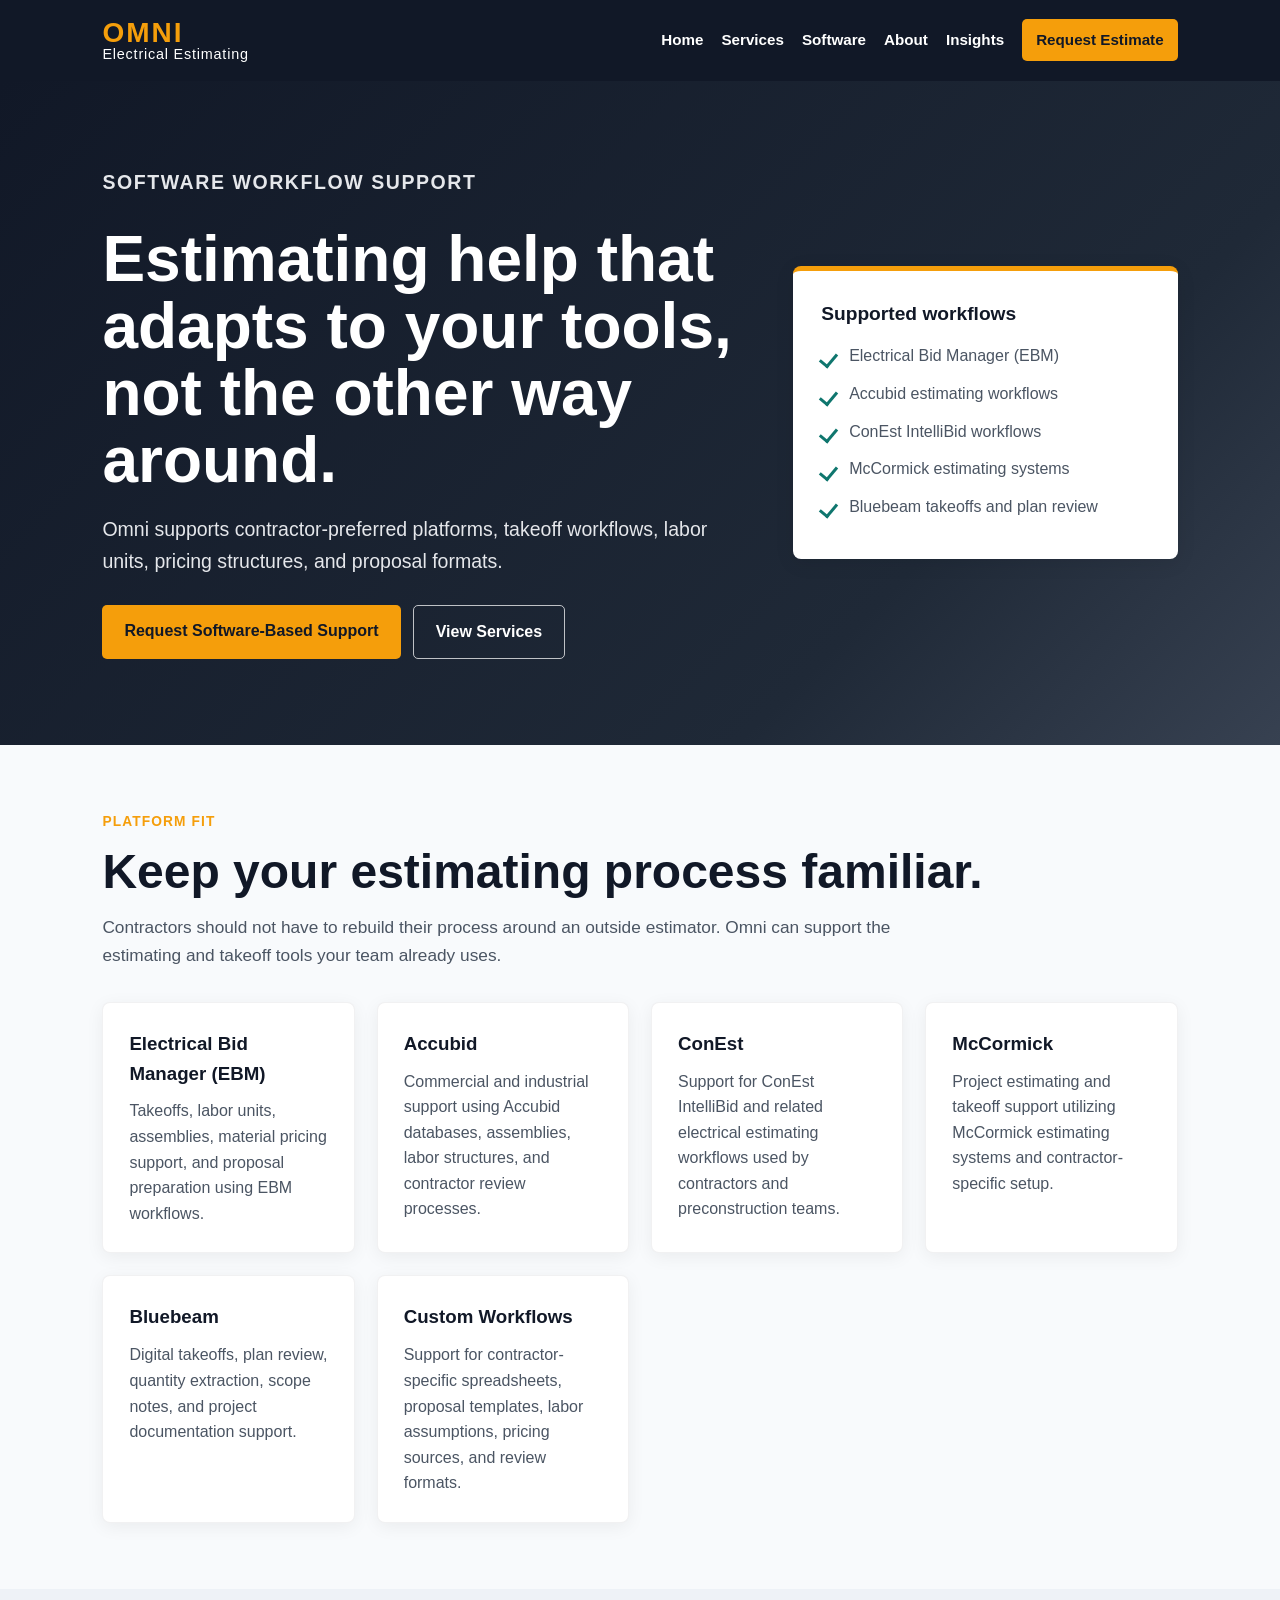
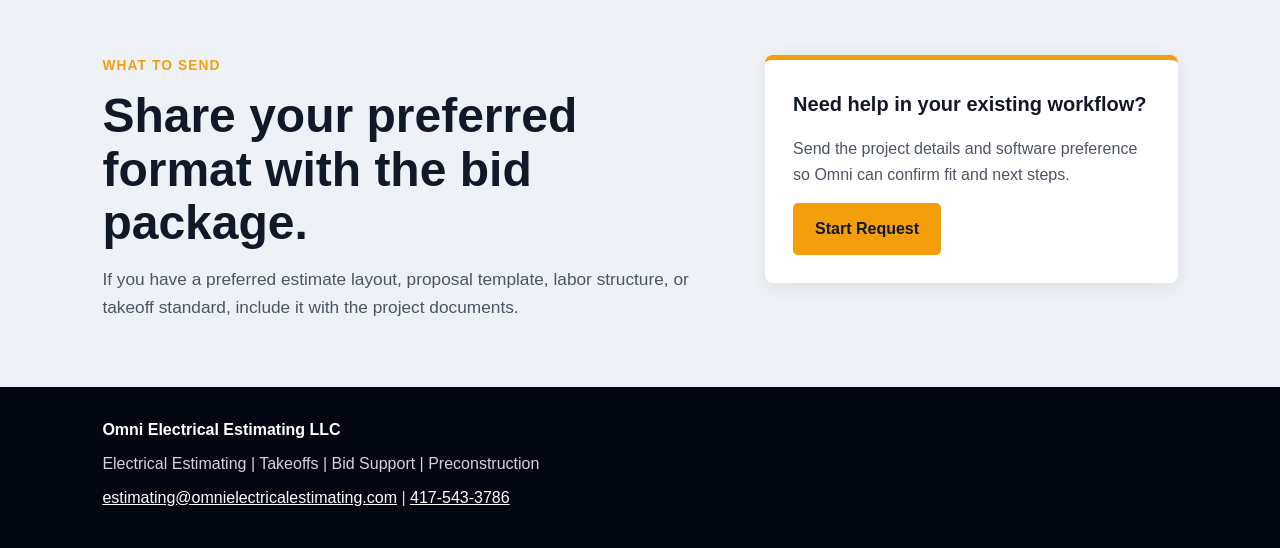
<file: software.html>
<!DOCTYPE html>
<html lang="en">
<head>
  <meta charset="UTF-8" />
  <meta name="viewport" content="width=device-width, initial-scale=1.0" />
  <title>Electrical Estimating Software Support | Omni Electrical Estimating</title>
  <meta name="description" content="Electrical estimating support for EBM, Accubid, ConEst, McCormick, Bluebeam, and contractor-specific estimating workflows." />
  <link rel="stylesheet" href="style.css" />
</head>
<body>
  <header>
    <a class="logo" href="index.html" aria-label="Omni Electrical Estimating home">
      <span class="logo-main">OMNI</span>
      <span class="logo-sub">Electrical Estimating</span>
    </a>

    <nav aria-label="Primary navigation">
      <a href="index.html">Home</a>
      <a href="services.html">Services</a>
      <a href="software.html">Software</a>
      <a href="about.html">About</a>
      <a href="blog.html">Insights</a>
      <a class="nav-cta" href="index.html#contact">Request Estimate</a>
    </nav>
  </header>

  <main>
    <section class="hero">
      <div class="hero-content">
        <p class="eyebrow">Software workflow support</p>
        <h1>Estimating help that adapts to your tools, not the other way around.</h1>
        <p>Omni supports contractor-preferred platforms, takeoff workflows, labor units, pricing structures, and proposal formats.</p>
        <div class="button-row">
          <a class="button" href="index.html#contact">Request Software-Based Support</a>
          <a class="button secondary" href="services.html">View Services</a>
        </div>
      </div>

      <aside class="hero-proof">
        <strong>Supported workflows</strong>
        <ul>
          <li>Electrical Bid Manager (EBM)</li>
          <li>Accubid estimating workflows</li>
          <li>ConEst IntelliBid workflows</li>
          <li>McCormick estimating systems</li>
          <li>Bluebeam takeoffs and plan review</li>
        </ul>
      </aside>
    </section>

    <section>
      <div class="section-heading">
        <p class="eyebrow">Platform fit</p>
        <h2 class="section-title">Keep your estimating process familiar.</h2>
        <p class="intro">Contractors should not have to rebuild their process around an outside estimator. Omni can support the estimating and takeoff tools your team already uses.</p>
      </div>

      <div class="cards">
        <div class="card">
          <h3>Electrical Bid Manager (EBM)</h3>
          <p>Takeoffs, labor units, assemblies, material pricing support, and proposal preparation using EBM workflows.</p>
        </div>
        <div class="card">
          <h3>Accubid</h3>
          <p>Commercial and industrial support using Accubid databases, assemblies, labor structures, and contractor review processes.</p>
        </div>
        <div class="card">
          <h3>ConEst</h3>
          <p>Support for ConEst IntelliBid and related electrical estimating workflows used by contractors and preconstruction teams.</p>
        </div>
        <div class="card">
          <h3>McCormick</h3>
          <p>Project estimating and takeoff support utilizing McCormick estimating systems and contractor-specific setup.</p>
        </div>
        <div class="card">
          <h3>Bluebeam</h3>
          <p>Digital takeoffs, plan review, quantity extraction, scope notes, and project documentation support.</p>
        </div>
        <div class="card">
          <h3>Custom Workflows</h3>
          <p>Support for contractor-specific spreadsheets, proposal templates, labor assumptions, pricing sources, and review formats.</p>
        </div>
      </div>
    </section>

    <section class="muted-section">
      <div class="split">
        <div>
          <p class="eyebrow">What to send</p>
          <h2 class="section-title">Share your preferred format with the bid package.</h2>
          <p class="intro">If you have a preferred estimate layout, proposal template, labor structure, or takeoff standard, include it with the project documents.</p>
        </div>
        <aside class="callout">
          <strong>Need help in your existing workflow?</strong>
          <p>Send the project details and software preference so Omni can confirm fit and next steps.</p>
          <a class="button" href="index.html#contact">Start Request</a>
        </aside>
      </div>
    </section>
  </main>

  <footer>
    <p><strong>Omni Electrical Estimating LLC</strong></p>
    <p>Electrical Estimating | Takeoffs | Bid Support | Preconstruction</p>
    <p><a href="mailto:estimating@omnielectricalestimating.com">estimating@omnielectricalestimating.com</a> | <a href="tel:+14175433786">417-543-3786</a></p>
  </footer>
</body>
</html>
</file>
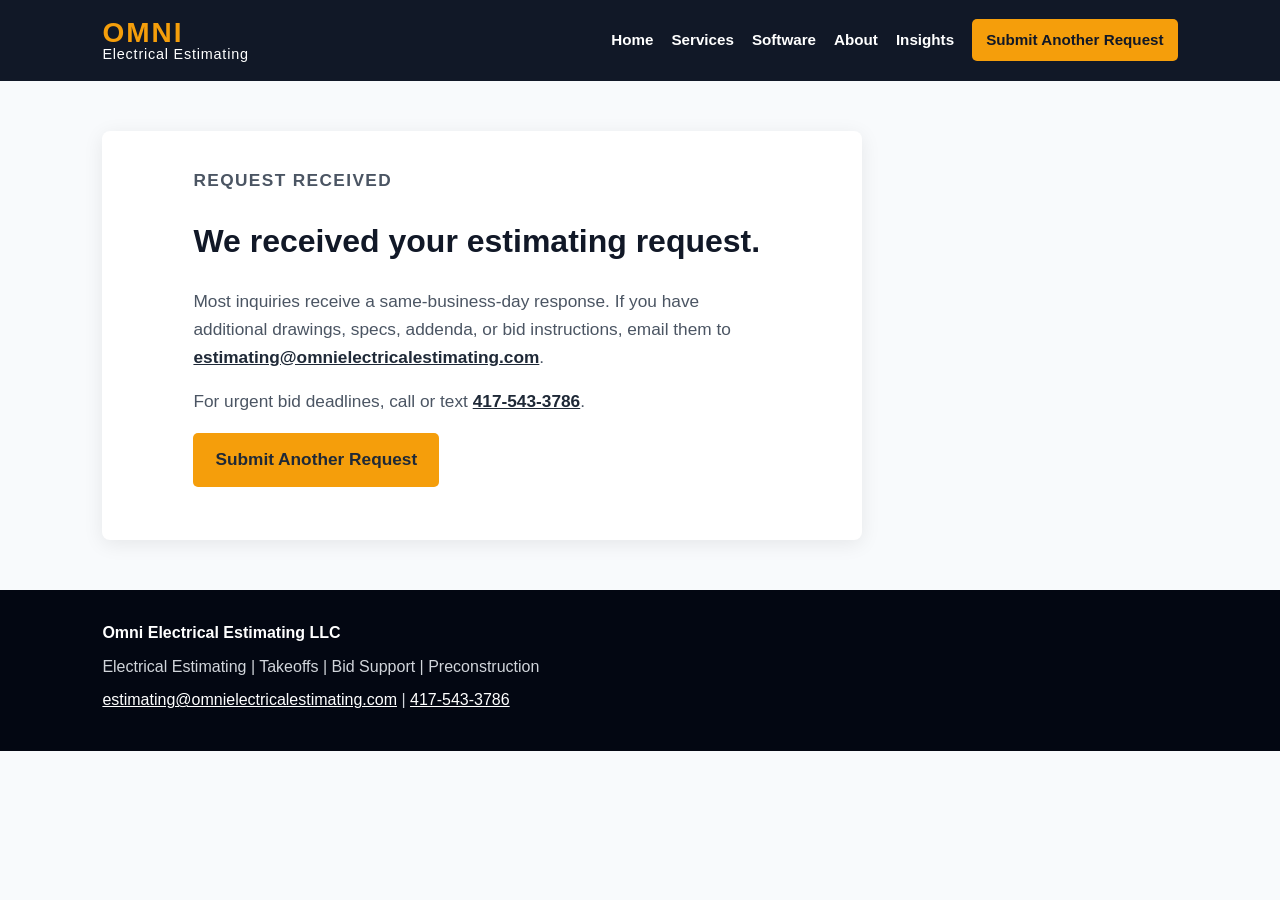
<file: thankyou.html>
<!DOCTYPE html>
<html lang="en">
<head>
  <meta charset="UTF-8" />
  <meta name="viewport" content="width=device-width, initial-scale=1.0" />
  <title>Request Received | Omni Electrical Estimating</title>
  <meta name="description" content="Your Omni Electrical Estimating request has been received." />
  <link rel="stylesheet" href="style.css" />
</head>
<body>
  <header>
    <a class="logo" href="index.html" aria-label="Omni Electrical Estimating home">
      <span class="logo-main">OMNI</span>
      <span class="logo-sub">Electrical Estimating</span>
    </a>

    <nav aria-label="Primary navigation">
      <a href="index.html">Home</a>
      <a href="services.html">Services</a>
      <a href="software.html">Software</a>
      <a href="about.html">About</a>
      <a href="blog.html">Insights</a>
      <a class="nav-cta" href="index.html#contact">Submit Another Request</a>
    </nav>
  </header>

  <main class="thankyou-page">
    <p class="eyebrow">Request received</p>
    <h1>We received your estimating request.</h1>
    <p>Most inquiries receive a same-business-day response. If you have additional drawings, specs, addenda, or bid instructions, email them to <a href="mailto:estimating@omnielectricalestimating.com">estimating@omnielectricalestimating.com</a>.</p>
    <p>For urgent bid deadlines, call or text <a href="tel:+14175433786">417-543-3786</a>.</p>
    <p><a class="button" href="index.html#contact">Submit Another Request</a></p>
  </main>

  <footer>
    <p><strong>Omni Electrical Estimating LLC</strong></p>
    <p>Electrical Estimating | Takeoffs | Bid Support | Preconstruction</p>
    <p><a href="mailto:estimating@omnielectricalestimating.com">estimating@omnielectricalestimating.com</a> | <a href="tel:+14175433786">417-543-3786</a></p>
  </footer>
</body>
</html>
</file>
<file: style.css>
:root {
  --dark: #111827;
  --dark2: #1f2937;
  --light: #f8fafc;
  --white: #ffffff;
  --gray: #4b5563;
  --line: #dbe3ee;
  --accent: #f59e0b;
  --accent-dark: #b45309;
  --green: #0f766e;
}

* {
  box-sizing: border-box;
}

body {
  margin: 0;
  font-family: Arial, sans-serif;
  background: var(--light);
  color: var(--dark);
  line-height: 1.6;
}

a {
  color: inherit;
}

header {
  background: var(--dark);
  color: var(--white);
  padding: 18px 8%;
  display: flex;
  justify-content: space-between;
  align-items: center;
  gap: 24px;
  flex-wrap: wrap;
}

.logo {
  display: flex;
  flex-direction: column;
  line-height: 1.05;
  text-decoration: none;
}

.logo-main {
  color: var(--accent);
  font-size: 1.75rem;
  font-weight: 800;
  letter-spacing: 2px;
}

.logo-sub {
  color: var(--white);
  font-size: .9rem;
  letter-spacing: .8px;
}

nav {
  display: flex;
  align-items: center;
  gap: 18px;
  flex-wrap: wrap;
}

nav a {
  color: var(--white);
  text-decoration: none;
  font-size: .95rem;
  font-weight: 700;
}

.nav-cta {
  background: var(--accent);
  color: var(--dark);
  padding: 9px 14px;
  border-radius: 5px;
}

main {
  width: 100%;
}

section,
main > h1,
main > h2,
main > p,
main > ul {
  padding-left: 8%;
  padding-right: 8%;
}

main > h1:first-child {
  padding-top: 50px;
}

main > p,
main > ul {
  max-width: 1100px;
}

.hero {
  background: linear-gradient(135deg, #111827 0%, #1f2937 72%, #374151 100%);
  color: var(--white);
  padding: 86px 8%;
  display: grid;
  grid-template-columns: minmax(0, 1.35fr) minmax(280px, .8fr);
  gap: 42px;
  align-items: center;
}

.hero h1 {
  max-width: 900px;
  margin: 0 0 20px;
  font-size: clamp(2.25rem, 5vw, 4.35rem);
  line-height: 1.05;
}

.hero p {
  max-width: 790px;
  margin: 0 0 28px;
  color: #e5e7eb;
  font-size: 1.22rem;
}

.eyebrow {
  margin: 0 0 12px;
  color: var(--accent);
  font-size: .86rem;
  font-weight: 800;
  letter-spacing: .08em;
  text-transform: uppercase;
}

.hero-proof,
.callout,
.contact-form,
.contact-box,
.thankyou-page {
  background: var(--white);
  border-radius: 8px;
  box-shadow: 0 4px 20px rgba(0,0,0,.08);
}

.hero-proof {
  color: var(--dark);
  padding: 28px;
  border-top: 5px solid var(--accent);
}

.hero-proof strong {
  display: block;
  margin-bottom: 14px;
  font-size: 1.2rem;
}

.hero-proof ul,
.check-list {
  list-style: none;
  margin: 0;
  padding: 0;
}

.hero-proof li,
.check-list li {
  position: relative;
  padding-left: 28px;
  margin-bottom: 12px;
  color: var(--gray);
}

.hero-proof li::before,
.check-list li::before {
  content: "";
  position: absolute;
  left: 2px;
  top: .42em;
  width: 8px;
  height: 14px;
  border-right: 3px solid var(--green);
  border-bottom: 3px solid var(--green);
  transform: rotate(40deg);
}

.hero-content:only-child {
  grid-column: 1 / -1;
  max-width: 960px;
}

.button-row {
  display: flex;
  gap: 12px;
  flex-wrap: wrap;
}

.button {
  display: inline-block;
  background: var(--accent);
  color: var(--dark);
  padding: 13px 22px;
  border: 0;
  border-radius: 5px;
  text-decoration: none;
  font: inherit;
  font-weight: 800;
  cursor: pointer;
}

.button.secondary {
  background: transparent;
  color: var(--white);
  border: 1px solid rgba(255,255,255,.72);
}

.trust-strip {
  display: grid;
  grid-template-columns: repeat(3, minmax(0, 1fr));
  gap: 1px;
  padding: 0 8%;
  background: var(--line);
}

.trust-strip div {
  background: var(--white);
  padding: 24px;
}

.trust-strip strong,
.trust-strip span {
  display: block;
}

.trust-strip span {
  color: var(--gray);
  margin-top: 6px;
}

section {
  padding-top: 66px;
  padding-bottom: 66px;
}

.section-heading {
  max-width: 920px;
  margin-bottom: 32px;
}

.section-title {
  margin: 0 0 16px;
  font-size: clamp(2rem, 4vw, 3rem);
  line-height: 1.12;
}

.intro {
  max-width: 850px;
  margin: 0;
  color: var(--gray);
  font-size: 1.08rem;
}

.cards {
  display: grid;
  grid-template-columns: repeat(auto-fit, minmax(240px, 1fr));
  gap: 22px;
}

.card {
  background: var(--white);
  padding: 26px;
  border: 1px solid rgba(17,24,39,.06);
  border-radius: 8px;
  box-shadow: 0 4px 18px rgba(0,0,0,.06);
}

.card h3 {
  margin: 0 0 10px;
}

.card p {
  margin: 0;
  color: var(--gray);
}

.dark-section {
  background: var(--dark2);
  color: var(--white);
}

.dark-section .intro,
.dark-section p {
  color: #d1d5db;
}

.proof-grid {
  display: grid;
  grid-template-columns: repeat(3, minmax(0, 1fr));
  gap: 22px;
}

.proof-grid > div {
  border: 1px solid rgba(255,255,255,.15);
  border-radius: 8px;
  padding: 26px;
}

.metric {
  display: block;
  margin-bottom: 12px;
  color: var(--accent);
  font-size: 3rem;
  font-weight: 800;
  line-height: 1;
}

.proof-grid strong {
  display: block;
  margin-bottom: 8px;
  font-size: 1.05rem;
}

.split {
  display: grid;
  grid-template-columns: minmax(0, 1fr) minmax(280px, .65fr);
  gap: 28px;
  align-items: start;
}

.callout {
  padding: 28px;
  border-top: 5px solid var(--accent);
}

.callout strong {
  display: block;
  font-size: 1.25rem;
}

.callout p {
  color: var(--gray);
}

.muted-section {
  background: #eef2f7;
}

.step {
  display: inline-flex;
  align-items: center;
  justify-content: center;
  width: 34px;
  height: 34px;
  margin-bottom: 14px;
  border-radius: 50%;
  background: var(--dark);
  color: var(--white);
  font-weight: 800;
}

.contact-layout {
  display: grid;
  grid-template-columns: minmax(0, 1.5fr) minmax(280px, .8fr);
  gap: 24px;
  align-items: start;
}

.contact-form,
.contact-box {
  padding: 32px;
}

.form-grid {
  display: grid;
  grid-template-columns: repeat(2, minmax(0, 1fr));
  gap: 18px;
}

.contact-form label {
  display: block;
  color: var(--dark);
  font-weight: 800;
  margin-bottom: 18px;
}

.contact-form input,
.contact-form select,
.contact-form textarea {
  width: 100%;
  margin-top: 7px;
  border: 1px solid #cbd5e1;
  border-radius: 6px;
  padding: 12px;
  font: inherit;
  color: var(--dark);
  background: var(--white);
}

.contact-form input:focus,
.contact-form select:focus,
.contact-form textarea:focus {
  outline: 3px solid rgba(245, 158, 11, .25);
  border-color: var(--accent);
}

.contact-form textarea {
  resize: vertical;
}

.form-note {
  margin: -4px 0 18px;
  color: var(--gray);
  font-size: .96rem;
}

.form-button {
  margin-top: 2px;
}

.contact-box h3 {
  margin: 0 0 18px;
}

.contact-box p {
  margin: 0 0 14px;
  color: var(--gray);
  font-size: 1.03rem;
}

.contact-box p:last-child {
  margin-bottom: 0;
}

.contact-box strong {
  color: var(--dark);
}

.contact-box a,
.thankyou-page a {
  color: var(--dark2);
  font-weight: 800;
}

.contact-box hr {
  margin: 22px 0;
  border: 0;
  border-top: 1px solid var(--line);
}

footer {
  background: #030712;
  color: #d1d5db;
  padding: 30px 8%;
}

footer p {
  margin: 0 0 8px;
}

footer strong,
footer a {
  color: var(--white);
}

.thankyou-page {
  margin: 50px 8%;
  max-width: 760px;
  padding: 36px;
}

.thankyou-page p {
  color: var(--gray);
  font-size: 1.08rem;
}

@media (max-width: 900px) {
  .hero,
  .trust-strip,
  .proof-grid,
  .split,
  .contact-layout,
  .form-grid {
    grid-template-columns: 1fr;
  }

  header {
    align-items: flex-start;
  }

  nav {
    width: 100%;
  }
}

@media (max-width: 620px) {
  header,
  .hero,
  section,
  .trust-strip,
  footer,
  main > h1,
  main > h2,
  main > p,
  main > ul {
    padding-left: 6%;
    padding-right: 6%;
  }

  .hero {
    padding-top: 58px;
    padding-bottom: 58px;
  }

  nav {
    gap: 12px;
  }

  .nav-cta {
    width: 100%;
    text-align: center;
  }

  .button-row .button {
    width: 100%;
    text-align: center;
  }

  .contact-form,
  .contact-box,
  .hero-proof,
  .callout {
    padding: 24px;
  }
}
</file>
